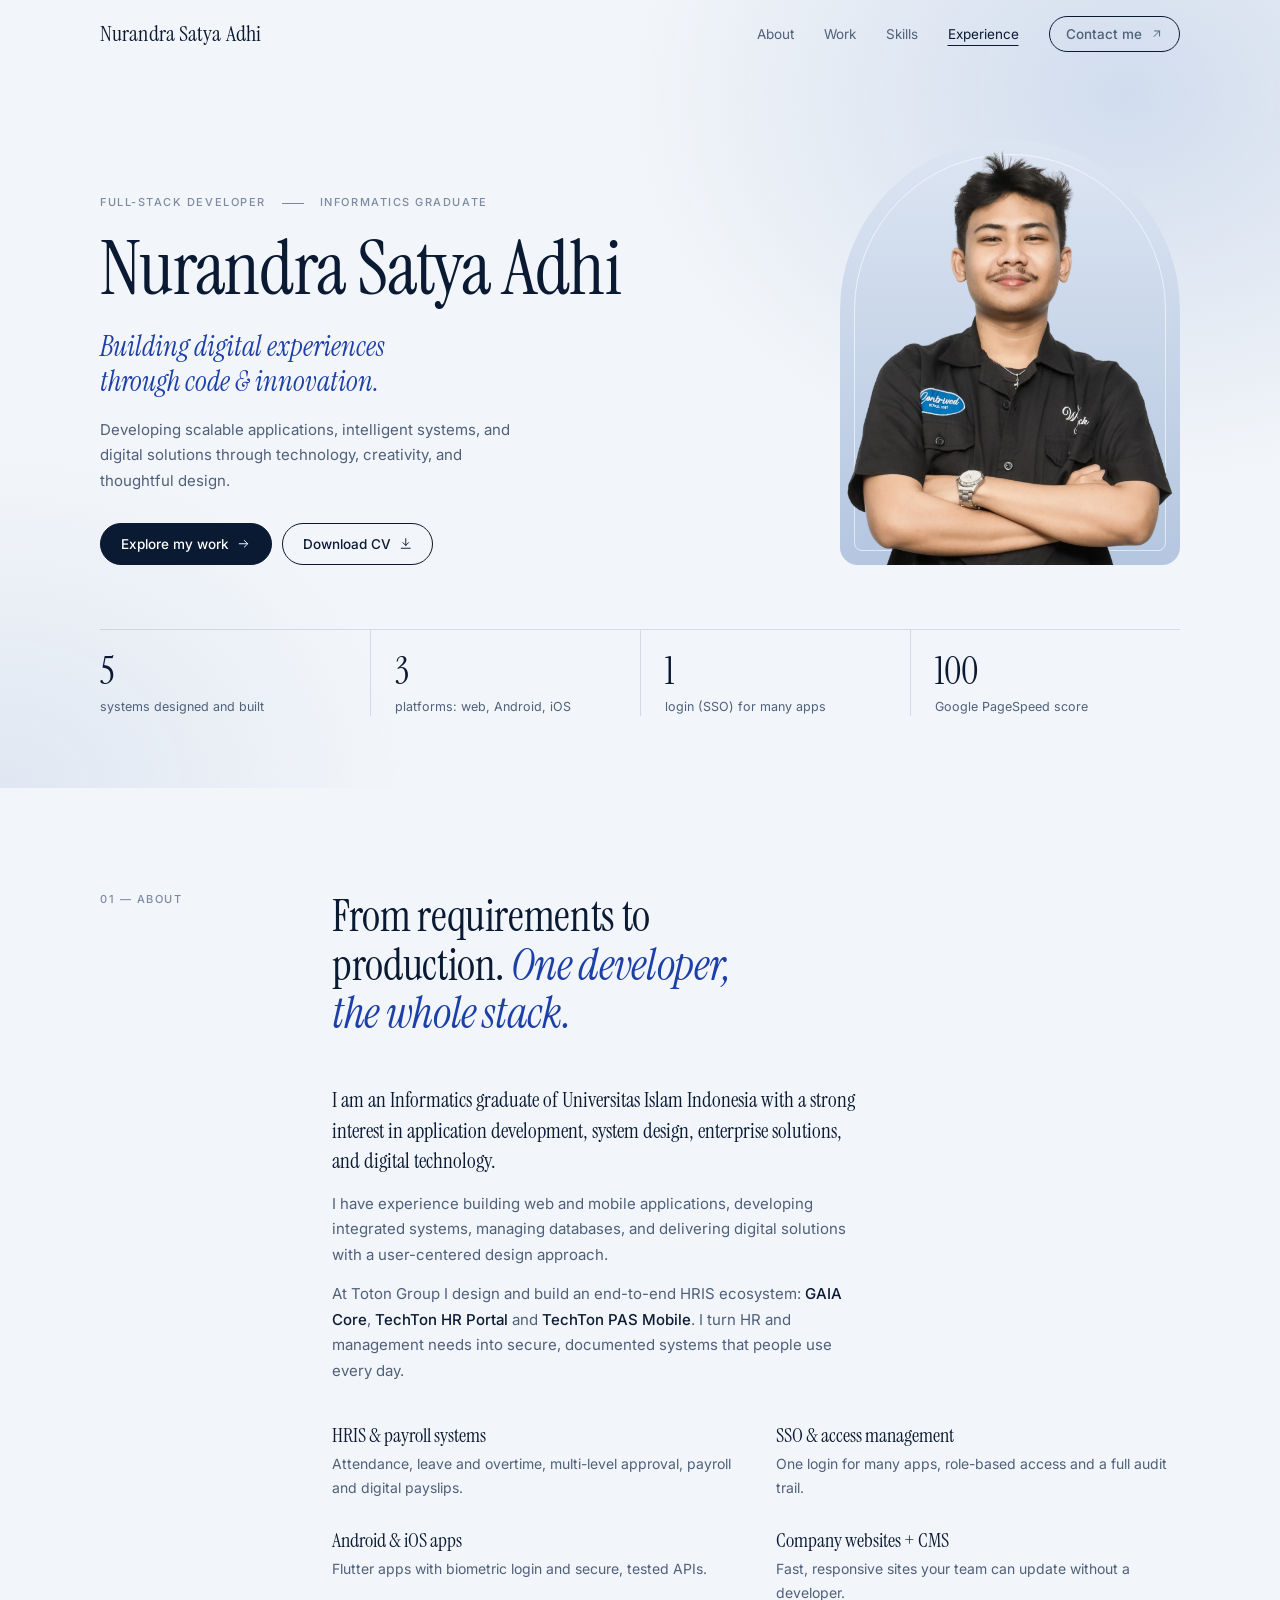
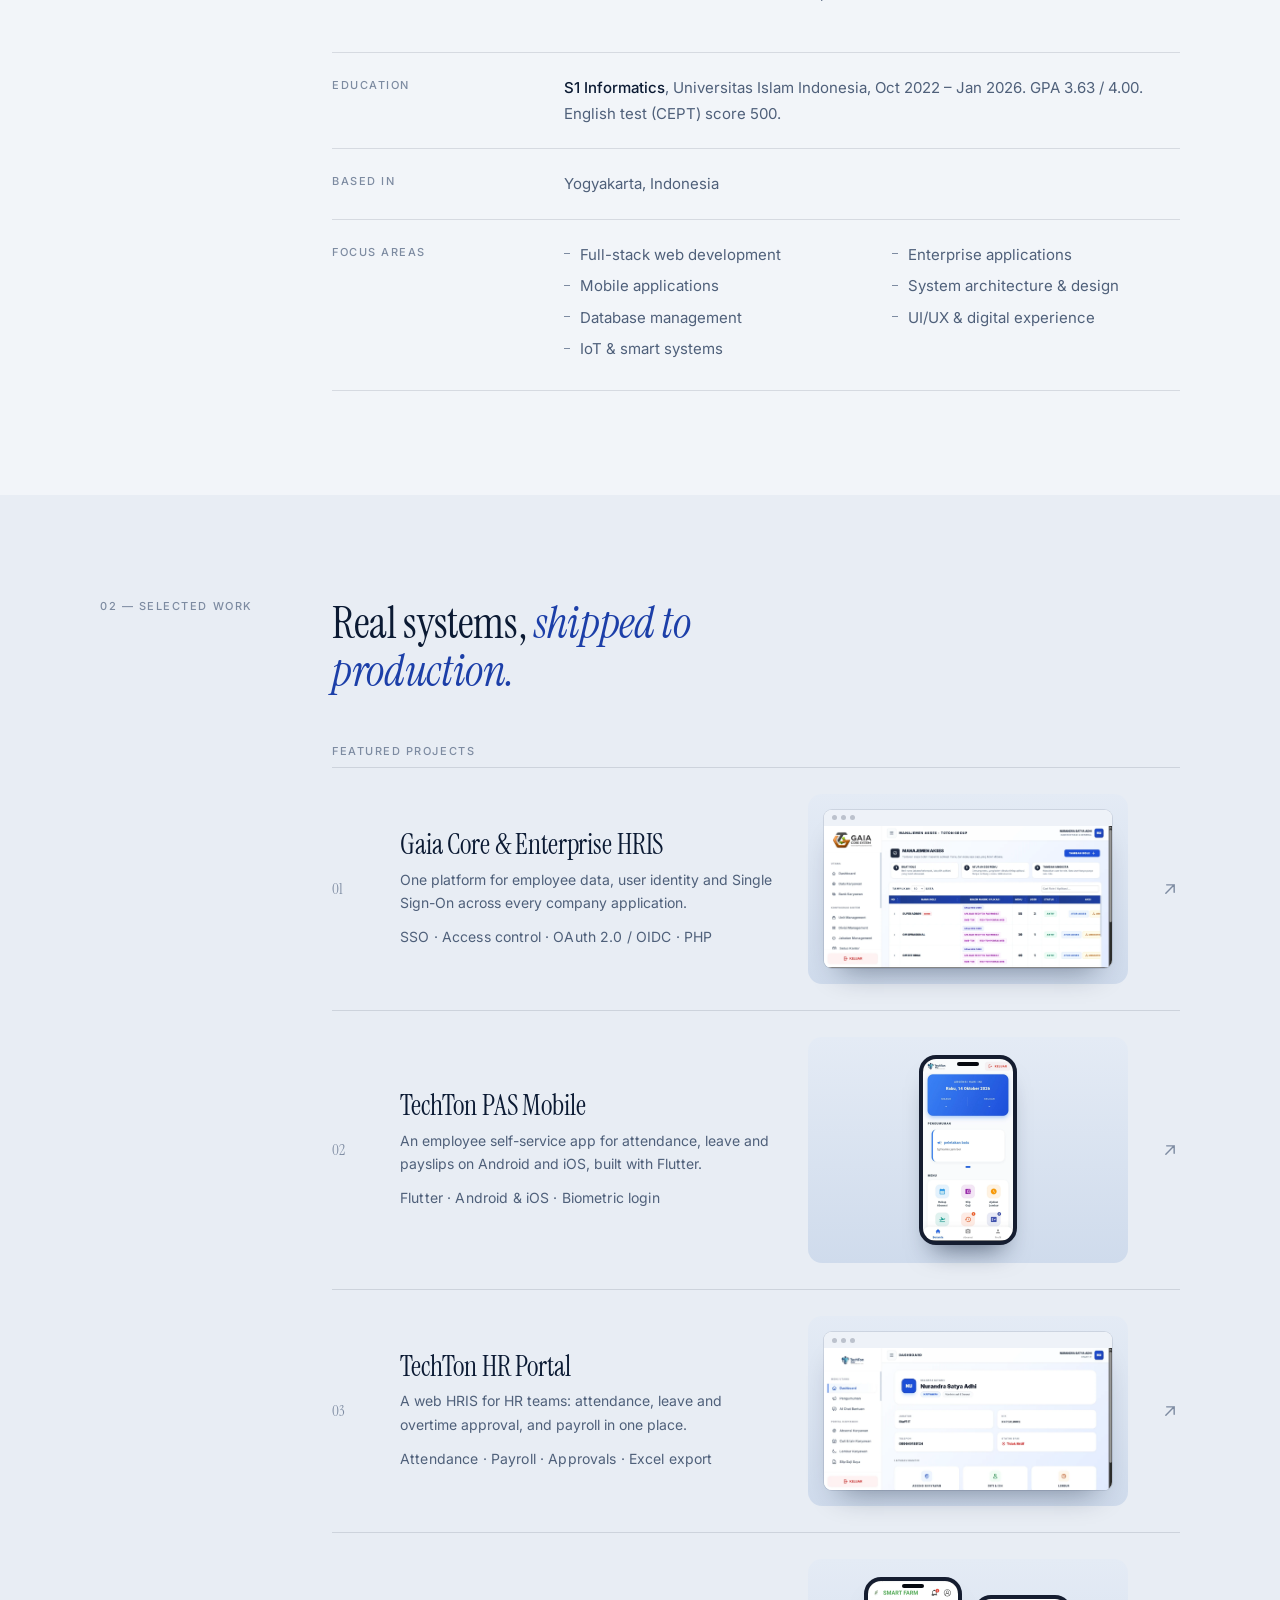
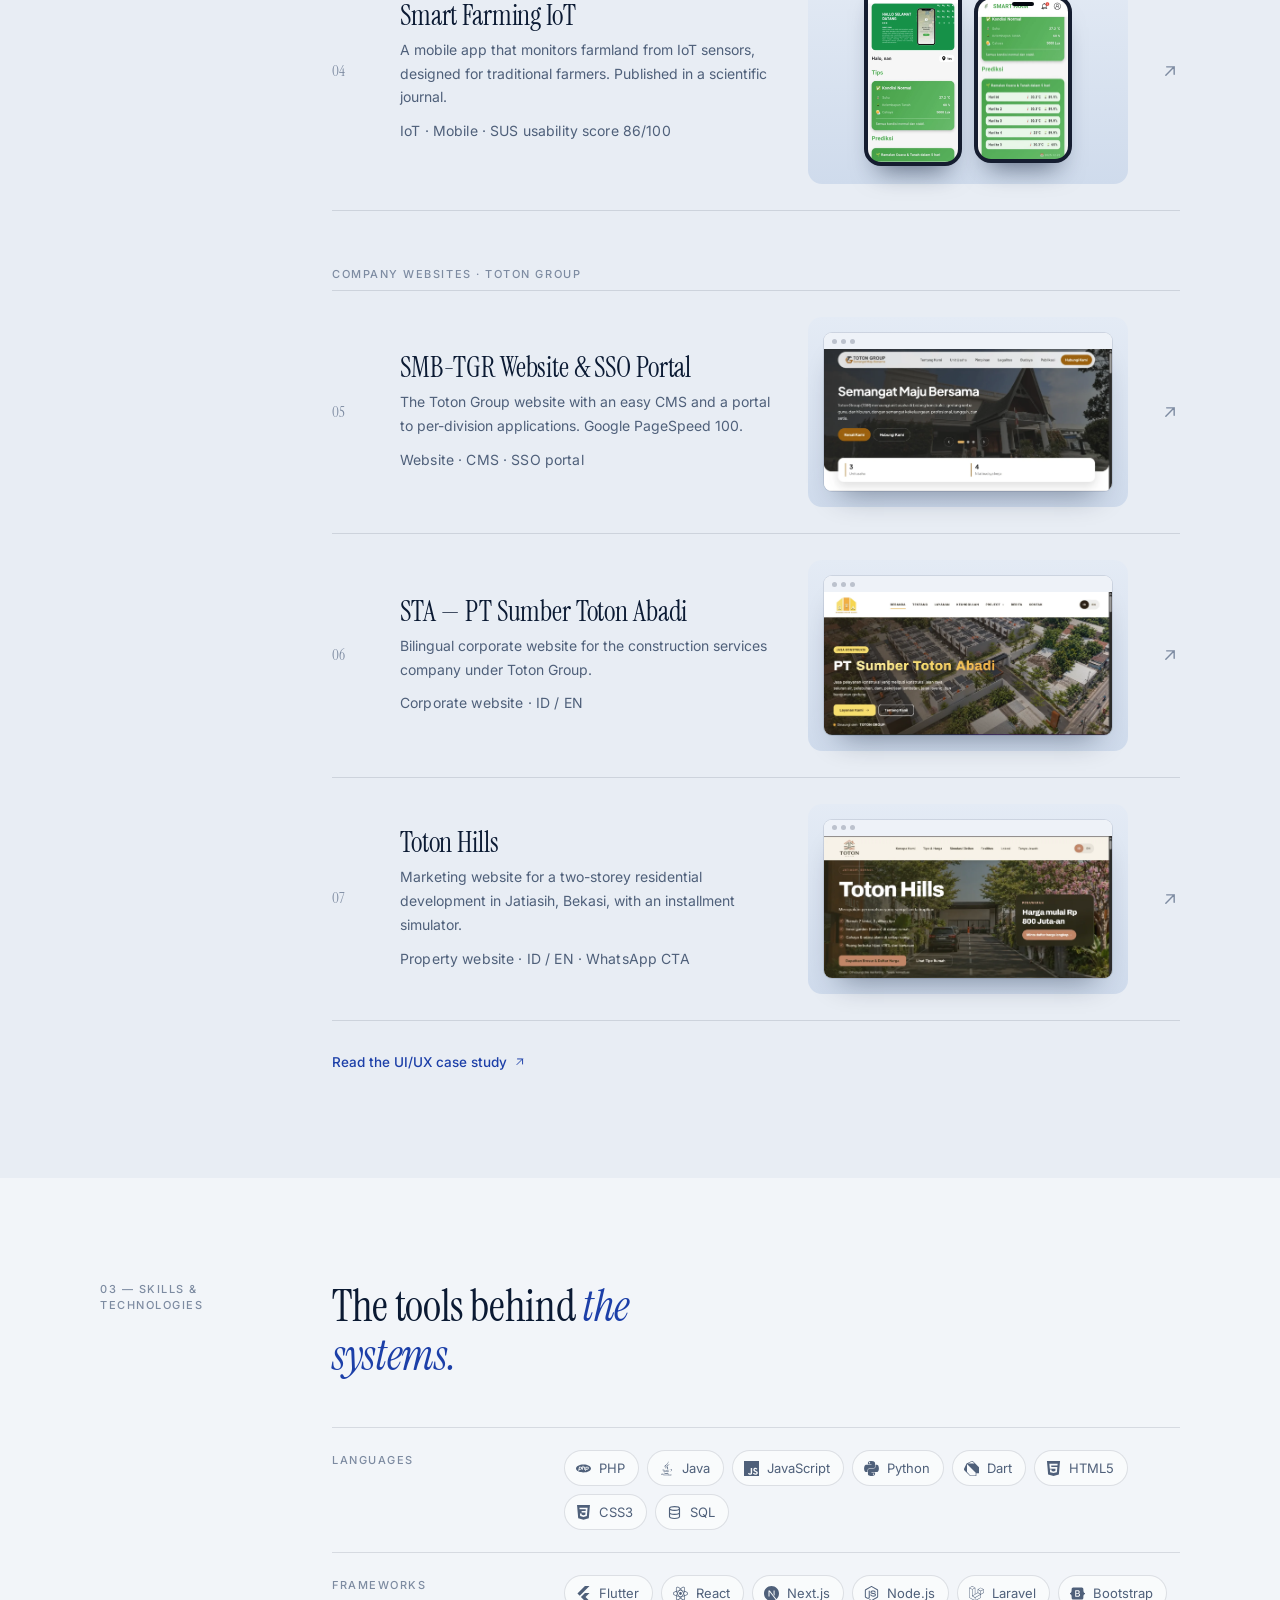
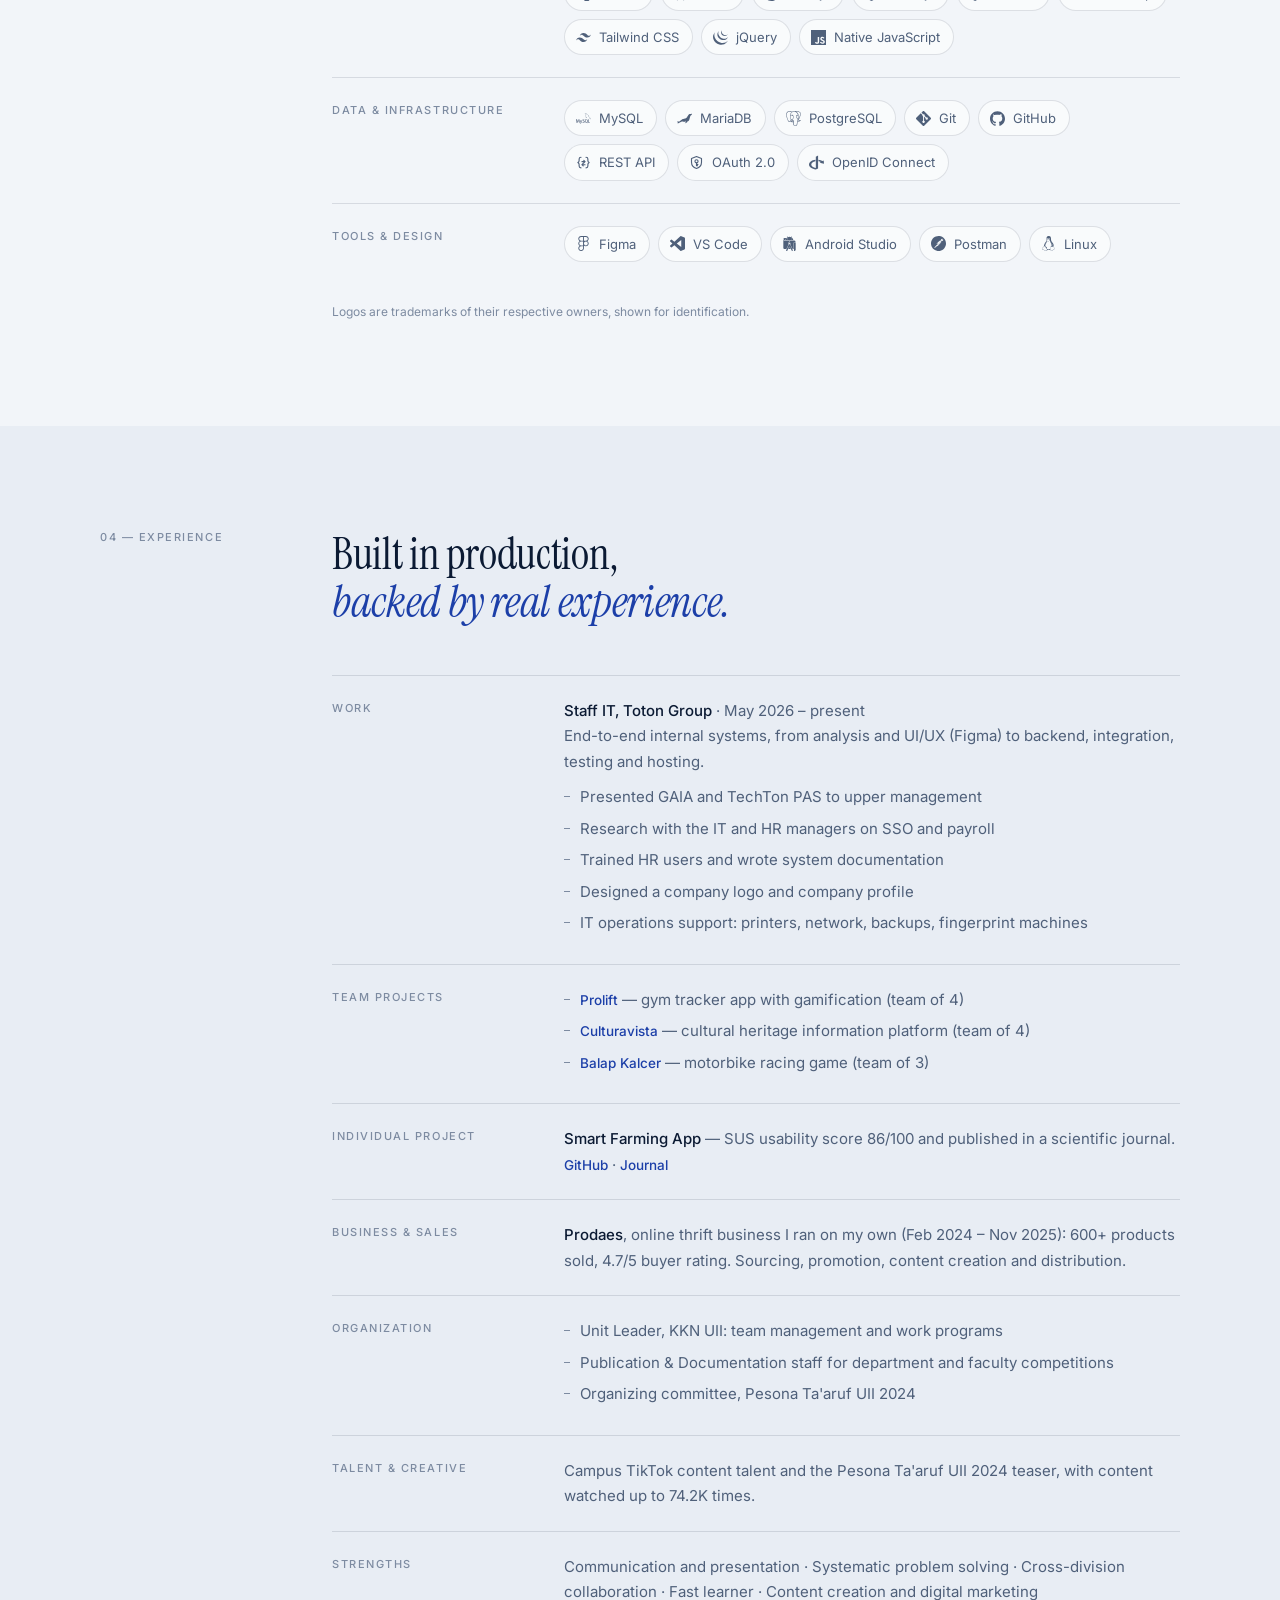
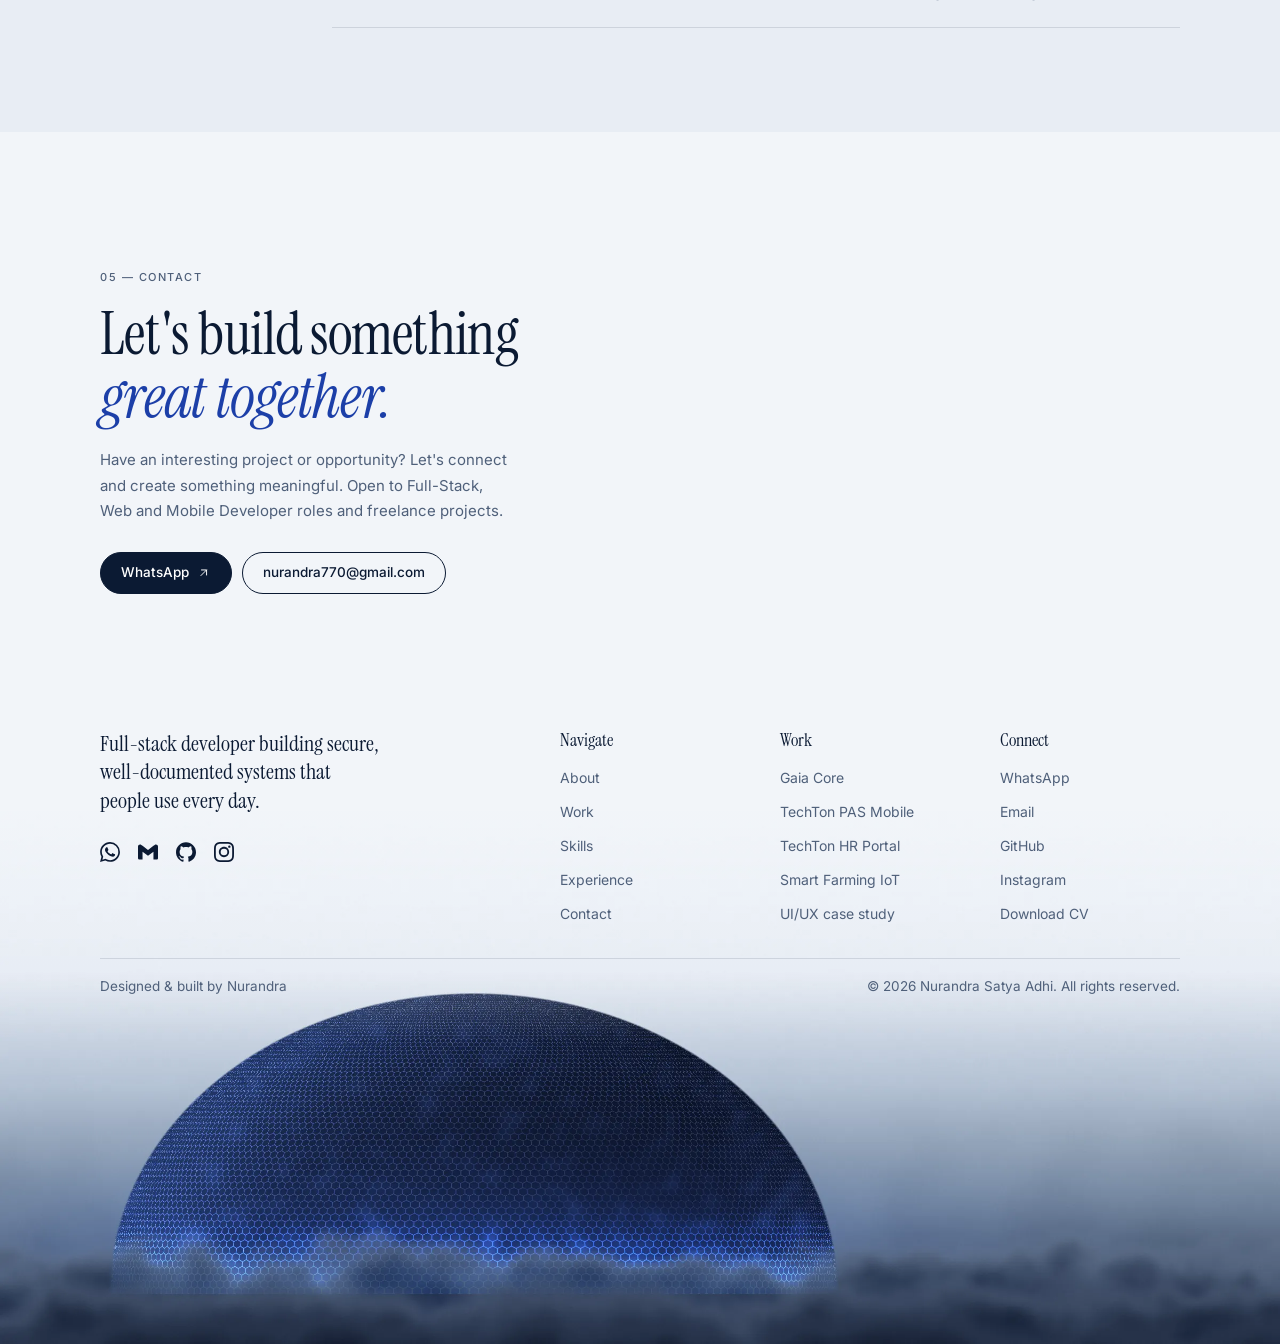
<file: index.html>
<!DOCTYPE html>
<html lang="en">
<head>
    <meta charset="UTF-8">
    <meta name="viewport" content="width=device-width, initial-scale=1, viewport-fit=cover">
    <title>Nurandra Satya Adhi — Full-Stack Developer | HRIS, SSO &amp; Mobile</title>
    <meta name="description" content="Portfolio of Nurandra Satya Adhi, Full-Stack Developer and Informatics graduate of Universitas Islam Indonesia. Building enterprise HRIS, SSO, payroll systems and Flutter mobile apps at Toton Group.">
    <meta name="author" content="Nurandra Satya Adhi">
    <meta name="theme-color" content="#F2F5F9">
    <link rel="canonical" href="https://portofolio-nurandra-satya-adhi.vercel.app/">
    <meta property="og:type" content="website">
    <meta property="og:locale" content="en_US">
    <meta property="og:site_name" content="Nurandra Satya Adhi">
    <meta property="og:title" content="Nurandra Satya Adhi — Full-Stack Developer">
    <meta property="og:description" content="Building digital experiences through code &amp; innovation. Enterprise HRIS, SSO, payroll and Flutter mobile apps.">
    <meta property="og:url" content="https://portofolio-nurandra-satya-adhi.vercel.app/">
    <meta property="og:image" content="https://portofolio-nurandra-satya-adhi.vercel.app/aset/web/og.jpg">
    <meta property="og:image:width" content="1200">
    <meta property="og:image:height" content="630">
    <meta name="twitter:card" content="summary_large_image">
    <link rel="icon" href="aset/favicon.svg" type="image/svg+xml">
    <link rel="apple-touch-icon" href="aset/apple-touch-icon.png">
    <script>document.documentElement.classList.add('js');</script>
    <link rel="preconnect" href="https://fonts.googleapis.com">
    <link rel="preconnect" href="https://fonts.gstatic.com" crossorigin>
    <link href="https://fonts.googleapis.com/css2?family=Instrument+Serif:ital@0;1&family=Inter:wght@400;500&family=JetBrains+Mono:wght@400&display=swap" rel="stylesheet">
    <link rel="preload" as="image" href="aset/web/hero.webp" fetchpriority="high">
    <link rel="stylesheet" href="Style.css">
    <script type="application/ld+json">
    {
      "@context": "https://schema.org",
      "@type": "Person",
      "name": "Nurandra Satya Adhi",
      "jobTitle": "Full-Stack Developer",
      "email": "mailto:nurandra770@gmail.com",
      "telephone": "+6289649185124",
      "url": "https://portofolio-nurandra-satya-adhi.vercel.app/",
      "image": "https://portofolio-nurandra-satya-adhi.vercel.app/aset/web/og.jpg",
      "address": { "@type": "PostalAddress", "addressLocality": "Yogyakarta", "addressCountry": "ID" },
      "worksFor": { "@type": "Organization", "name": "Toton Group" },
      "alumniOf": { "@type": "CollegeOrUniversity", "name": "Universitas Islam Indonesia" },
      "sameAs": ["https://github.com/nrandran", "https://www.instagram.com/nrandran/"],
      "knowsAbout": ["HRIS", "Payroll", "Single Sign-On", "RBAC", "OAuth 2.0", "OpenID Connect", "PHP", "Laravel", "JavaScript", "Flutter", "MySQL", "PostgreSQL"]
    }
    </script>
</head>
<body>

<svg width="0" height="0" style="position:absolute" aria-hidden="true" focusable="false">
    <defs>
        <symbol id="i-arrow" viewBox="0 0 24 24"><path d="M4 12h15M13 6l6 6-6 6"/></symbol>
        <symbol id="i-arrow-ur" viewBox="0 0 24 24"><path d="M7 17L17 7M8 7h9v9"/></symbol>
        <symbol id="i-download" viewBox="0 0 24 24"><path d="M12 3v12M7 10l5 5 5-5M4 20h16"/></symbol>
        <symbol id="i-close" viewBox="0 0 24 24"><path d="M6 6l12 12M18 6L6 18"/></symbol>
    </defs>
</svg>

<a class="skip" href="#main">Skip to content</a>

<header class="nav" id="nav">
    <div class="wrap nav__in">
        <a class="brand" href="#home">Nurandra Satya Adhi</a>
        <nav class="nav__links" id="navLinks" aria-label="Primary">
            <a href="#about">About</a>
            <a href="#work">Work</a>
            <a href="#skills">Skills</a>
            <a href="#experience">Experience</a>
            <a class="btn btn--line nav__cta" href="https://wa.me/6289649185124?text=Hello%20Nurandra%2C%20I%20saw%20your%20portfolio%20and%20would%20like%20to%20discuss." target="_blank" rel="noopener">Contact me <svg class="i"><use href="#i-arrow-ur"/></svg></a>
        </nav>
        <button class="menu-btn" id="menuBtn" type="button" aria-expanded="false" aria-controls="mobileMenu">Menu</button>
    </div>
</header>
<nav class="mmenu" id="mobileMenu" aria-label="Mobile" aria-hidden="true">
    <a href="#about">About</a><a href="#work">Work</a><a href="#skills">Skills</a><a href="#experience">Experience</a><a href="#contact">Contact</a>
</nav>

<main id="main">

    <section class="hero" id="home">
        <div class="wrap">
            <div class="hero__grid">
                <div>
                    <p class="hero__roles label"><span>Full-Stack Developer</span><span>Informatics Graduate</span></p>
                    <h1>Nurandra Satya Adhi</h1>
                    <p class="hero__headline">Building digital experiences through code &amp; innovation.</p>
                    <p class="hero__sub">Developing scalable applications, intelligent systems, and digital solutions through technology, creativity, and thoughtful design.</p>
                    <div class="hero__cta">
                        <a class="btn btn--solid" href="#work">Explore my work <svg class="i"><use href="#i-arrow"/></svg></a>
                        <a class="btn btn--line" href="CV-Nurandra-Satya-Adhi.pdf" download>Download CV <svg class="i"><use href="#i-download"/></svg></a>
                    </div>
                </div>
                <div class="arch"><img src="aset/web/hero.webp" width="1100" height="1402" alt="Portrait of Nurandra Satya Adhi" fetchpriority="high"></div>
            </div>
            <ul class="stats">
                <li><b>5</b><span>systems designed and built</span></li>
                <li><b>3</b><span>platforms: web, Android, iOS</span></li>
                <li><b>1</b><span>login (SSO) for many apps</span></li>
                <li><b>100</b><span>Google PageSpeed score</span></li>
            </ul>
        </div>
    </section>

    <section class="sec" id="about">
        <div class="wrap">
            <div class="sec__head rv"><p class="label">01 — About</p><h2>From requirements to production. <em>One developer, the whole stack.</em></h2></div>
            <div class="sec__body">
                <div class="prose rv">
                    <p class="lead">I am an Informatics graduate of Universitas Islam Indonesia with a strong interest in application development, system design, enterprise solutions, and digital technology.</p>
                    <p>I have experience building web and mobile applications, developing integrated systems, managing databases, and delivering digital solutions with a user-centered design approach.</p>
                    <p>At Toton Group I design and build an end-to-end HRIS ecosystem: <mark>GAIA Core</mark>, <mark>TechTon HR Portal</mark> and <mark>TechTon PAS Mobile</mark>. I turn HR and management needs into secure, documented systems that people use every day.</p>
                </div>
                <div class="services rv">
                    <div><h4>HRIS &amp; payroll systems</h4><p>Attendance, leave and overtime, multi-level approval, payroll and digital payslips.</p></div>
                    <div><h4>SSO &amp; access management</h4><p>One login for many apps, role-based access and a full audit trail.</p></div>
                    <div><h4>Android &amp; iOS apps</h4><p>Flutter apps with biometric login and secure, tested APIs.</p></div>
                    <div><h4>Company websites + CMS</h4><p>Fast, responsive sites your team can update without a developer.</p></div>
                </div>
                <div style="margin-top:48px">
                    <div class="kv rv"><h3>Education</h3><p><strong>S1 Informatics</strong>, Universitas Islam Indonesia, Oct 2022 – Jan 2026. GPA 3.63 / 4.00. English test (CEPT) score 500.</p></div>
                    <div class="kv rv"><h3>Based in</h3><p>Yogyakarta, Indonesia</p></div>
                    <div class="kv rv"><h3>Focus areas</h3><ul class="list cols2"><li>Full-stack web development</li><li>Enterprise applications</li><li>Mobile applications</li><li>System architecture &amp; design</li><li>Database management</li><li>UI/UX &amp; digital experience</li><li>IoT &amp; smart systems</li></ul></div>
                </div>
            </div>
        </div>
    </section>

    <section class="sec sec--tint" id="work">
        <div class="wrap">
            <div class="sec__head rv"><p class="label">02 — Selected work</p><h2>Real systems, <em>shipped to production.</em></h2></div>
            <div class="sec__body">
                <p class="label group">Featured projects</p>
                <div class="work"><a class="row rv" href="#dlg-gaia" data-open="dlg-gaia"><span class="row__n">01</span><div><h3>Gaia Core &amp; Enterprise HRIS</h3><p>One platform for employee data, user identity and Single Sign-On across every company application.</p><p class="tags">SSO · Access control · OAuth 2.0 / OIDC · PHP</p></div><span class="stage"><span class="bframe"><span class="bar"><i></i><i></i><i></i></span><img src="aset/web/gaia-akses.webp" width="1279" height="632" alt="Gaia Core access management screen" loading="lazy"></span></span><svg class="i go"><use href="#i-arrow-ur"/></svg></a><a class="row rv" href="#dlg-mobile" data-open="dlg-mobile"><span class="row__n">02</span><div><h3>TechTon PAS Mobile</h3><p>An employee self-service app for attendance, leave and payslips on Android and iOS, built with Flutter.</p><p class="tags">Flutter · Android &amp; iOS · Biometric login</p></div><span class="stage stage--phones"><span class="pframe"><img src="aset/web/techton-mobile.webp" width="720" height="1456" alt="TechTon PAS Mobile home screen" loading="lazy"></span></span><svg class="i go"><use href="#i-arrow-ur"/></svg></a><a class="row rv" href="#dlg-portal" data-open="dlg-portal"><span class="row__n">03</span><div><h3>TechTon HR Portal</h3><p>A web HRIS for HR teams: attendance, leave and overtime approval, and payroll in one place.</p><p class="tags">Attendance · Payroll · Approvals · Excel export</p></div><span class="stage"><span class="bframe"><span class="bar"><i></i><i></i><i></i></span><img src="aset/web/techton-portal.webp" width="1279" height="629" alt="TechTon HR Portal dashboard" loading="lazy"></span></span><svg class="i go"><use href="#i-arrow-ur"/></svg></a><a class="row rv" href="#dlg-farm" data-open="dlg-farm"><span class="row__n">04</span><div><h3>Smart Farming IoT</h3><p>A mobile app that monitors farmland from IoT sensors, designed for traditional farmers. Published in a scientific journal.</p><p class="tags">IoT · Mobile · SUS usability score 86/100</p></div><span class="stage stage--phones"><span class="pframe"><img src="aset/web/sf-home.webp" width="720" height="1446" alt="Smart Farm home screen" loading="lazy"></span><span class="pframe"><img src="aset/web/sf-forecast.webp" width="720" height="1281" alt="Smart Farm five-day forecast" loading="lazy"></span></span><svg class="i go"><use href="#i-arrow-ur"/></svg></a></div>
                <p class="label group">Company websites · Toton Group</p>
                <div class="work"><a class="row rv" href="#dlg-smb" data-open="dlg-smb"><span class="row__n">05</span><div><h3>SMB-TGR Website &amp; SSO Portal</h3><p>The Toton Group website with an easy CMS and a portal to per-division applications. Google PageSpeed 100.</p><p class="tags">Website · CMS · SSO portal</p></div><span class="stage"><span class="bframe"><span class="bar"><i></i><i></i><i></i></span><img src="aset/web/smb-landing.webp" width="1279" height="631" alt="SMB-TGR landing page" loading="lazy"></span></span><svg class="i go"><use href="#i-arrow-ur"/></svg></a><a class="row rv" href="#dlg-sta" data-open="dlg-sta"><span class="row__n">06</span><div><h3>STA — PT Sumber Toton Abadi</h3><p>Bilingual corporate website for the construction services company under Toton Group.</p><p class="tags">Corporate website · ID / EN</p></div><span class="stage"><span class="bframe"><span class="bar"><i></i><i></i><i></i></span><img src="aset/web/sta-1.webp" width="1279" height="634" alt="STA website home page" loading="lazy"></span></span><svg class="i go"><use href="#i-arrow-ur"/></svg></a><a class="row rv" href="#dlg-hills" data-open="dlg-hills"><span class="row__n">07</span><div><h3>Toton Hills</h3><p>Marketing website for a two-storey residential development in Jatiasih, Bekasi, with an installment simulator.</p><p class="tags">Property website · ID / EN · WhatsApp CTA</p></div><span class="stage"><span class="bframe"><span class="bar"><i></i><i></i><i></i></span><img src="aset/web/toton-hills-1.webp" width="1279" height="630" alt="Toton Hills website home page" loading="lazy"></span></span><svg class="i go"><use href="#i-arrow-ur"/></svg></a></div>
                <p style="margin-top:28px"><a class="link" href="studi-kasus-ui.html">Read the UI/UX case study <svg class="i"><use href="#i-arrow-ur"/></svg></a></p>
            </div>
        </div>
    </section>

    <section class="sec" id="skills">
        <div class="wrap">
            <div class="sec__head rv"><p class="label">03 — Skills &amp; technologies</p><h2>The tools behind <em>the systems.</em></h2></div>
            <div class="sec__body">
                <div class="kv rv"><h3>Languages</h3><ul class="chips"><li style="--icon:url(aset/tech/php.svg);--brand:#777BB4"><i></i>PHP</li><li style="--icon:url(aset/tech/java.svg);--brand:#5382A1"><i></i>Java</li><li style="--icon:url(aset/tech/javascript.svg);--brand:#C9A800"><i></i>JavaScript</li><li style="--icon:url(aset/tech/python.svg);--brand:#3776AB"><i></i>Python</li><li style="--icon:url(aset/tech/dart.svg);--brand:#0175C2"><i></i>Dart</li><li style="--icon:url(aset/tech/html5.svg);--brand:#E34F26"><i></i>HTML5</li><li style="--icon:url(aset/tech/css3.svg);--brand:#1572B6"><i></i>CSS3</li><li style="--icon:url(aset/tech/sql.svg)"><i></i>SQL</li></ul></div><div class="kv rv"><h3>Frameworks</h3><ul class="chips"><li style="--icon:url(aset/tech/flutter.svg);--brand:#02569B"><i></i>Flutter</li><li style="--icon:url(aset/tech/react.svg);--brand:#149ECA"><i></i>React</li><li style="--icon:url(aset/tech/nextdotjs.svg);--brand:#000000"><i></i>Next.js</li><li style="--icon:url(aset/tech/nodedotjs.svg);--brand:#5FA04E"><i></i>Node.js</li><li style="--icon:url(aset/tech/laravel.svg);--brand:#FF2D20"><i></i>Laravel</li><li style="--icon:url(aset/tech/bootstrap.svg);--brand:#7952B3"><i></i>Bootstrap</li><li style="--icon:url(aset/tech/tailwindcss.svg);--brand:#06B6D4"><i></i>Tailwind CSS</li><li style="--icon:url(aset/tech/jquery.svg);--brand:#0769AD"><i></i>jQuery</li><li style="--icon:url(aset/tech/javascript.svg);--brand:#C9A800"><i></i>Native JavaScript</li></ul></div><div class="kv rv"><h3>Data &amp; infrastructure</h3><ul class="chips"><li style="--icon:url(aset/tech/mysql.svg);--brand:#4479A1"><i></i>MySQL</li><li style="--icon:url(aset/tech/mariadb.svg);--brand:#C0765A"><i></i>MariaDB</li><li style="--icon:url(aset/tech/postgresql.svg);--brand:#4169E1"><i></i>PostgreSQL</li><li style="--icon:url(aset/tech/git.svg);--brand:#F03C2E"><i></i>Git</li><li style="--icon:url(aset/tech/github.svg);--brand:#000000"><i></i>GitHub</li><li style="--icon:url(aset/tech/rest-api.svg)"><i></i>REST API</li><li style="--icon:url(aset/tech/oauth2.svg)"><i></i>OAuth 2.0</li><li style="--icon:url(aset/tech/openid.svg);--brand:#F78C40"><i></i>OpenID Connect</li></ul></div><div class="kv rv"><h3>Tools &amp; design</h3><ul class="chips"><li style="--icon:url(aset/tech/figma.svg);--brand:#F24E1E"><i></i>Figma</li><li style="--icon:url(aset/tech/vscode.svg);--brand:#2FA0F2"><i></i>VS Code</li><li style="--icon:url(aset/tech/androidstudio.svg);--brand:#3DDC84"><i></i>Android Studio</li><li style="--icon:url(aset/tech/postman.svg);--brand:#FF6C37"><i></i>Postman</li><li style="--icon:url(aset/tech/linux.svg);--brand:#C9A200"><i></i>Linux</li></ul></div>
                <p class="note">Logos are trademarks of their respective owners, shown for identification.</p>
            </div>
        </div>
    </section>

    <section class="sec sec--tint" id="experience">
        <div class="wrap">
            <div class="sec__head rv"><p class="label">04 — Experience</p><h2>Built in production, <em>backed by real experience.</em></h2></div>
            <div class="sec__body">
                <div class="kv rv"><h3>Work</h3><div>
                    <p><strong>Staff IT, Toton Group</strong> · May 2026 – present</p>
                    <p>End-to-end internal systems, from analysis and UI/UX (Figma) to backend, integration, testing and hosting.</p>
                    <ul class="list" style="margin-top:10px"><li>Presented GAIA and TechTon PAS to upper management</li><li>Research with the IT and HR managers on SSO and payroll</li><li>Trained HR users and wrote system documentation</li><li>Designed a company logo and company profile</li><li>IT operations support: printers, network, backups, fingerprint machines</li></ul>
                </div></div>
                <div class="kv rv"><h3>Team projects</h3><ul class="list">
                    <li><a class="link" href="https://informatics-expo.id/en/karya/837" target="_blank" rel="noopener">Prolift</a> — gym tracker app with gamification (team of 4)</li>
                    <li><a class="link" href="https://informatics-expo.id/en/karya/586" target="_blank" rel="noopener">Culturavista</a> — cultural heritage information platform (team of 4)</li>
                    <li><a class="link" href="https://informatics-expo.id/en/karya/844" target="_blank" rel="noopener">Balap Kalcer</a> — motorbike racing game (team of 3)</li>
                </ul></div>
                <div class="kv rv"><h3>Individual project</h3><p><strong>Smart Farming App</strong> — SUS usability score 86/100 and published in a scientific journal. <a class="link" href="https://github.com/nrandran/smartfarm1.git" target="_blank" rel="noopener">GitHub</a> · <a class="link" href="https://ijicom.respati.ac.id/index.php/ijicom/article/view/173" target="_blank" rel="noopener">Journal</a></p></div>
                <div class="kv rv"><h3>Business &amp; sales</h3><p><strong>Prodaes</strong>, online thrift business I ran on my own (Feb 2024 – Nov 2025): 600+ products sold, 4.7/5 buyer rating. Sourcing, promotion, content creation and distribution.</p></div>
                <div class="kv rv"><h3>Organization</h3><ul class="list"><li>Unit Leader, KKN UII: team management and work programs</li><li>Publication &amp; Documentation staff for department and faculty competitions</li><li>Organizing committee, Pesona Ta'aruf UII 2024</li></ul></div>
                <div class="kv rv"><h3>Talent &amp; creative</h3><p>Campus TikTok content talent and the Pesona Ta'aruf UII 2024 teaser, with content watched up to 74.2K times.</p></div>
                <div class="kv rv"><h3>Strengths</h3><p>Communication and presentation · Systematic problem solving · Cross-division collaboration · Fast learner · Content creation and digital marketing</p></div>
            </div>
        </div>
    </section>

    <section class="contact" id="contact">
        <div class="wrap rv">
            <p class="label" style="margin-bottom:18px">05 — Contact</p>
            <h2>Let's build something <em>great together.</em></h2>
            <p>Have an interesting project or opportunity? Let's connect and create something meaningful. Open to Full-Stack, Web and Mobile Developer roles and freelance projects.</p>
            <div class="hero__cta">
                <a class="btn btn--solid" href="https://wa.me/6289649185124?text=Hello%20Nurandra%2C%20I%20saw%20your%20portfolio%20and%20would%20like%20to%20discuss." target="_blank" rel="noopener">WhatsApp <svg class="i"><use href="#i-arrow-ur"/></svg></a>
                <a class="btn btn--line" href="mailto:nurandra770@gmail.com">nurandra770@gmail.com</a>
            </div>
        </div>
    </section>

</main>

<footer class="finale">
        <div class="wrap">
            <div class="finale__top">
                <div>
                    <p class="finale__lead">Full-stack developer building secure, well-documented systems that people use every day.</p>
                    <div class="social" aria-label="Social links">
                        <a href="https://wa.me/6289649185124?text=Hello%20Nurandra%2C%20I%20saw%20your%20portfolio%20and%20would%20like%20to%20discuss." target="_blank" rel="noopener" aria-label="WhatsApp" style="--icon:url(aset/tech/whatsapp.svg)"></a>
                        <a href="mailto:nurandra770@gmail.com" aria-label="Email" style="--icon:url(aset/tech/gmail.svg)"></a>
                        <a href="https://github.com/nrandran" target="_blank" rel="noopener" aria-label="GitHub" style="--icon:url(aset/tech/github.svg)"></a>
                        <a href="https://www.instagram.com/nrandran/" target="_blank" rel="noopener" aria-label="Instagram" style="--icon:url(aset/tech/instagram.svg)"></a>
                    </div>
                </div>
                <div><h4>Navigate</h4><ul><li><a href="#about">About</a></li><li><a href="#work">Work</a></li><li><a href="#skills">Skills</a></li><li><a href="#experience">Experience</a></li><li><a href="#contact">Contact</a></li></ul></div>
                <div><h4>Work</h4><ul><li><a href="#work" data-open="dlg-gaia">Gaia Core</a></li><li><a href="#work" data-open="dlg-mobile">TechTon PAS Mobile</a></li><li><a href="#work" data-open="dlg-portal">TechTon HR Portal</a></li><li><a href="#work" data-open="dlg-farm">Smart Farming IoT</a></li><li><a href="studi-kasus-ui.html">UI/UX case study</a></li></ul></div>
                <div><h4>Connect</h4><ul><li><a href="https://wa.me/6289649185124?text=Hello%20Nurandra%2C%20I%20saw%20your%20portfolio%20and%20would%20like%20to%20discuss." target="_blank" rel="noopener">WhatsApp</a></li><li><a href="mailto:nurandra770@gmail.com">Email</a></li><li><a href="https://github.com/nrandran" target="_blank" rel="noopener">GitHub</a></li><li><a href="https://www.instagram.com/nrandran/" target="_blank" rel="noopener">Instagram</a></li><li><a href="CV-Nurandra-Satya-Adhi.pdf" download>Download CV</a></li></ul></div>
            </div>
            <div class="finale__bar"><span>Designed &amp; built by Nurandra</span><span>© <span data-year>2026</span> Nurandra Satya Adhi. All rights reserved.</span></div>
        </div>
    </footer>


    <dialog class="dlg" id="dlg-gaia" aria-labelledby="dlg-gaia-t">
        <div class="dlg__box">
            <button class="dlg__close" type="button" data-close aria-label="Close dialog"><svg class="i"><use href="#i-close"/></svg></button>
            <header class="dlg__head"><p class="tag">Core system · HRIS · SSO</p><h3 id="dlg-gaia-t">Gaia Core &amp; Enterprise HRIS</h3><p class="lead">A core HRIS platform built from scratch: employee master data, user identity and Single Sign-On for every company application.</p></header>
            <div class="dlg__body">
                <ol class="steps">
                    <li><h4>Built from scratch</h4><p>From the Figma design and MVC architecture to the backend: complete employee data, master units, divisions and positions, and user management in one platform.</p></li>
                    <li><h4>Centralized SSO</h4><p>One account for many apps, using OAuth 2.0 / OpenID Connect. Employees remember a single password and admins manage accounts in one place.</p></li>
                    <li><h4>Role-group RBAC</h4><p>Admins create roles, choose the applications and menus each role may open, then add members. Applications are registered and managed dynamically, so access is controlled from one center.</p></li>
                    <li><h4>Secure, documented, tested</h4><p>API security, Audit Trail and employee data history, safe Excel / CSV import and export, plus thorough documentation and black box testing.</p></li>
                </ol>
                <figure class="flow" aria-label="Single sign-on flow diagram">
                    <span class="flow__node">Employee</span><svg class="i"><use href="#i-arrow"/></svg><span class="flow__node flow__node--core">GAIA Core</span><svg class="i"><use href="#i-arrow"/></svg>
                    <span class="flow__apps"><em>TechTon HR Portal</em><em>TechTon PAS Mobile</em><em>SMB-TGR Portal</em></span>
                    <figcaption class="mono">Diagram: one login, many applications</figcaption>
                </figure>
                <figure class="dlg__fig"><img src="aset/web/gaia-mockup.webp" width="1800" height="825" alt="Gaia Core system overview" loading="lazy"></figure>
            </div>
            <footer class="dlg__foot"><a class="btn btn--primary" href="studi-kasus-ui.html"><span>Read the UI/UX case study</span><svg class="i"><use href="#i-arrow"/></svg></a></footer>
        </div>
    </dialog>
    <dialog class="dlg" id="dlg-mobile" aria-labelledby="dlg-mobile-t">
        <div class="dlg__box">
            <button class="dlg__close" type="button" data-close aria-label="Close dialog"><svg class="i"><use href="#i-close"/></svg></button>
            <header class="dlg__head"><p class="tag">Mobile · Flutter · Android &amp; iOS</p><h3 id="dlg-mobile-t">TechTon PAS Mobile</h3><p class="lead">An employee self-service app built from scratch with Flutter. Employees handle attendance, requests and payslips straight from their phone.</p></header>
            <div class="dlg__body">
                <ol class="steps">
                    <li><h4>SSO login + biometrics</h4><p>Sign in with the company SSO account, locked behind Fingerprint / Face ID and device security validation.</p></li>
                    <li><h4>Photo attendance</h4><p>A personal dashboard and mobile attendance, with automatic compression of attendance photos so uploads stay light.</p></li>
                    <li><h4>Requests &amp; supervisor approval</h4><p>Submit leave, permission and overtime requests. Supervisors approve directly inside the app.</p></li>
                    <li><h4>PIN-protected payslips</h4><p>View and download PDF payslips at any time, protected by a PIN.</p></li>
                    <li><h4>Released to iOS &amp; Android</h4><p>REST API secured and tested with Postman, released to iOS with a responsive layout for iPhone.</p></li>
                </ol>
                <figure class="dlg__fig dlg__fig--phone"><div class="phone phone--sm"><span class="phone__notch"></span><img src="aset/web/techton-mobile.webp" width="720" height="1456" alt="TechTon PAS Mobile home screen" loading="lazy"></div></figure>
            </div>
        </div>
    </dialog>
    <dialog class="dlg" id="dlg-portal" aria-labelledby="dlg-portal-t">
        <div class="dlg__box">
            <button class="dlg__close" type="button" data-close aria-label="Close dialog"><svg class="i"><use href="#i-close"/></svg></button>
            <header class="dlg__head"><p class="tag">Web · HRIS · Enterprise</p><h3 id="dlg-portal-t">TechTon HR Portal</h3><p class="lead">A web HRIS for HR and administrators: from attendance to payroll, with multi-level approval and tidy access control.</p></header>
            <div class="dlg__body">
                <ol class="steps">
                    <li><h4>Controlled attendance</h4><p>Office locations, late indicators, unit and division filters, and per-employee reports with Excel / PDF export.</p></li>
                    <li><h4>Tiered leave, permission &amp; overtime</h4><p>Multi-level approval flows that can be configured to match the company structure.</p></li>
                    <li><h4>Payroll, loans &amp; period closing</h4><p>Salary components and formulas (AST), loans, and period closing with backdated-transaction validation.</p></li>
                    <li><h4>Secure digital payslips</h4><p>PDF payslips with an anti-tamper watermark and PIN, available on web and mobile.</p></li>
                    <li><h4>Fast and safe</h4><p>Server-side pagination for large datasets, <code>checkRBAC</code> on all controllers, and an AI chat assistant to help users.</p></li>
                </ol>
                <figure class="dlg__fig"><img src="aset/web/techton-portal.webp" width="1279" height="629" alt="TechTon HR Portal dashboard" loading="lazy"></figure>
            </div>
        </div>
    </dialog>
    <dialog class="dlg" id="dlg-farm" aria-labelledby="dlg-farm-t">
        <div class="dlg__box">
            <button class="dlg__close" type="button" data-close aria-label="Close dialog"><svg class="i"><use href="#i-close"/></svg></button>
            <header class="dlg__head"><p class="tag">Individual · Mobile · IoT · Research</p><h3 id="dlg-farm-t">Smart Farming IoT</h3><p class="lead">A mobile app that monitors farmland in real time from IoT sensors: temperature, soil moisture and light, plus a 5-day weather forecast. Designed with an interface friendly to traditional farmers.</p></header>
            <div class="dlg__body">
                <div class="metrics">
                    <div class="metric"><b>86<small>/100</small></b><span>SUS usability score</span></div>
                    <div class="metric"><b>Journal</b><span>Published in a scientific journal</span></div>
                </div>
                <ul class="spec spec--2"><li>IoT Integration</li><li>Temperature Monitoring</li><li>Humidity Monitoring</li><li>Light Intensity Monitoring</li><li>Data Visualization</li><li>Smart Agriculture</li></ul>
                <figure class="dlg__fig dlg__fig--pair">
                    <div class="phone phone--sm"><span class="phone__notch"></span><img src="aset/web/sf-home.webp" width="720" height="1446" alt="Smart Farm home screen" loading="lazy"></div>
                    <div class="phone phone--sm"><span class="phone__notch"></span><img src="aset/web/sf-forecast.webp" width="720" height="1281" alt="Smart Farm 5-day forecast" loading="lazy"></div>
                </figure>
            </div>
            <footer class="dlg__foot">
                <a class="btn btn--primary" href="https://github.com/nrandran/smartfarm1.git" target="_blank" rel="noopener"><span>GitHub repo</span><svg class="i"><use href="#i-arrow-ur"/></svg></a>
                <a class="btn btn--ghost" href="https://ijicom.respati.ac.id/index.php/ijicom/article/view/173" target="_blank" rel="noopener"><span>Read the journal</span><svg class="i"><use href="#i-arrow-ur"/></svg></a>
            </footer>
        </div>
    </dialog>
    <dialog class="dlg" id="dlg-smb" aria-labelledby="dlg-smb-t">
        <div class="dlg__box">
            <button class="dlg__close" type="button" data-close aria-label="Close dialog"><svg class="i"><use href="#i-close"/></svg></button>
            <header class="dlg__head"><p class="tag">Website · CMS · SSO Portal</p><h3 id="dlg-smb-t">SMB-TGR Website &amp; SSO Portal</h3><p class="lead">The digital face of Toton Group: a responsive landing page with an easy CMS, plus an SSO portal for per-division applications.</p></header>
            <div class="dlg__body">
                <ol class="steps">
                    <li><h4>Responsive landing page, PageSpeed 100</h4><p>Optimized to a Google PageSpeed score of 100, security hardened, and hosted by me.</p></li>
                    <li><h4>CMS for non-technical teams</h4><p>Manage banners, business units, news and publications, and dynamic seasonal themes without touching code.</p></li>
                    <li><h4>SSO portal per division</h4><p>Dashboards per division (HR, FAT, Agronomy, Cost Control and more) and a Drive-style file manager. Access follows the roles defined in GAIA.</p></li>
                </ol>
                <figure class="dlg__fig"><img src="aset/web/smb-landing.webp" width="1279" height="631" alt="SMB-TGR landing page" loading="lazy"></figure>
                <figure class="dlg__fig"><img src="aset/web/smb-portal.webp" width="1279" height="629" alt="SMB-TGR SSO portal dashboard" loading="lazy"></figure>
            </div>
        </div>
    </dialog>
    <dialog class="dlg" id="dlg-sta" aria-labelledby="dlg-sta-t">
        <div class="dlg__box">
            <button class="dlg__close" type="button" data-close aria-label="Close dialog"><svg class="i"><use href="#i-close"/></svg></button>
            <header class="dlg__head"><p class="tag">Corporate website · Bilingual</p><h3 id="dlg-sta-t">STA — PT Sumber Toton Abadi</h3><p class="lead">The corporate website of the construction services company under Toton Group, presenting its services, strengths and projects in Indonesian and English.</p></header>
            <div class="dlg__body">
                <ol class="steps">
                    <li><h4>Services</h4><p>Presents construction services across highways, drainage, ports, dams, bridge works, flyovers and buildings.</p></li>
                    <li><h4>Company strengths</h4><p>An About section built around three ideas: structurally sound, superior in aesthetics, and valuable as an investment.</p></li>
                    <li><h4>Structured navigation</h4><p>Home, About, Services, Advantages, Projects, News and Contact, with an ID / EN language switch.</p></li>
                </ol>
                <figure class="dlg__fig"><img src="aset/web/sta-1.webp" width="1279" height="634" alt="STA website home page" loading="lazy"></figure>
                <figure class="dlg__fig"><img src="aset/web/sta-2.webp" width="1279" height="630" alt="STA website inner page" loading="lazy"></figure>
            </div>
        </div>
    </dialog>
    <dialog class="dlg" id="dlg-hills" aria-labelledby="dlg-hills-t">
        <div class="dlg__box">
            <button class="dlg__close" type="button" data-close aria-label="Close dialog"><svg class="i"><use href="#i-close"/></svg></button>
            <header class="dlg__head"><p class="tag">Property website · Lead generation</p><h3 id="dlg-hills-t">Toton Hills</h3><p class="lead">A marketing website for Toton Hills, a two-storey residential development in Jatiasih, Bekasi, built to turn visitors into brochure and price-list requests.</p></header>
            <div class="dlg__body">
                <ol class="steps">
                    <li><h4>Why choose us</h4><p>Key selling points up front: two-storey homes, an inner garden, natural light and air in every room, and around 18% green open space.</p></li>
                    <li><h4>House types &amp; pricing</h4><p>Three two-storey types presented as clear cards with starting prices.</p></li>
                    <li><h4>Installment simulation</h4><p>A simulator that helps buyers estimate monthly installments before they get in touch.</p></li>
                    <li><h4>Facilities, location &amp; FAQ</h4><p>Dedicated sections for facilities, location and frequently asked questions, with a floating WhatsApp call to action and an ID / EN switch.</p></li>
                </ol>
                <figure class="dlg__fig"><img src="aset/web/toton-hills-1.webp" width="1279" height="634" alt="Toton Hills website home page" loading="lazy"></figure>
                <figure class="dlg__fig"><img src="aset/web/toton-hills-2.webp" width="1279" height="630" alt="Toton Hills website inner page" loading="lazy"></figure>
            </div>
        </div>
    </dialog>

<script src="script.js" defer></script>
</body>
</html>
</file>
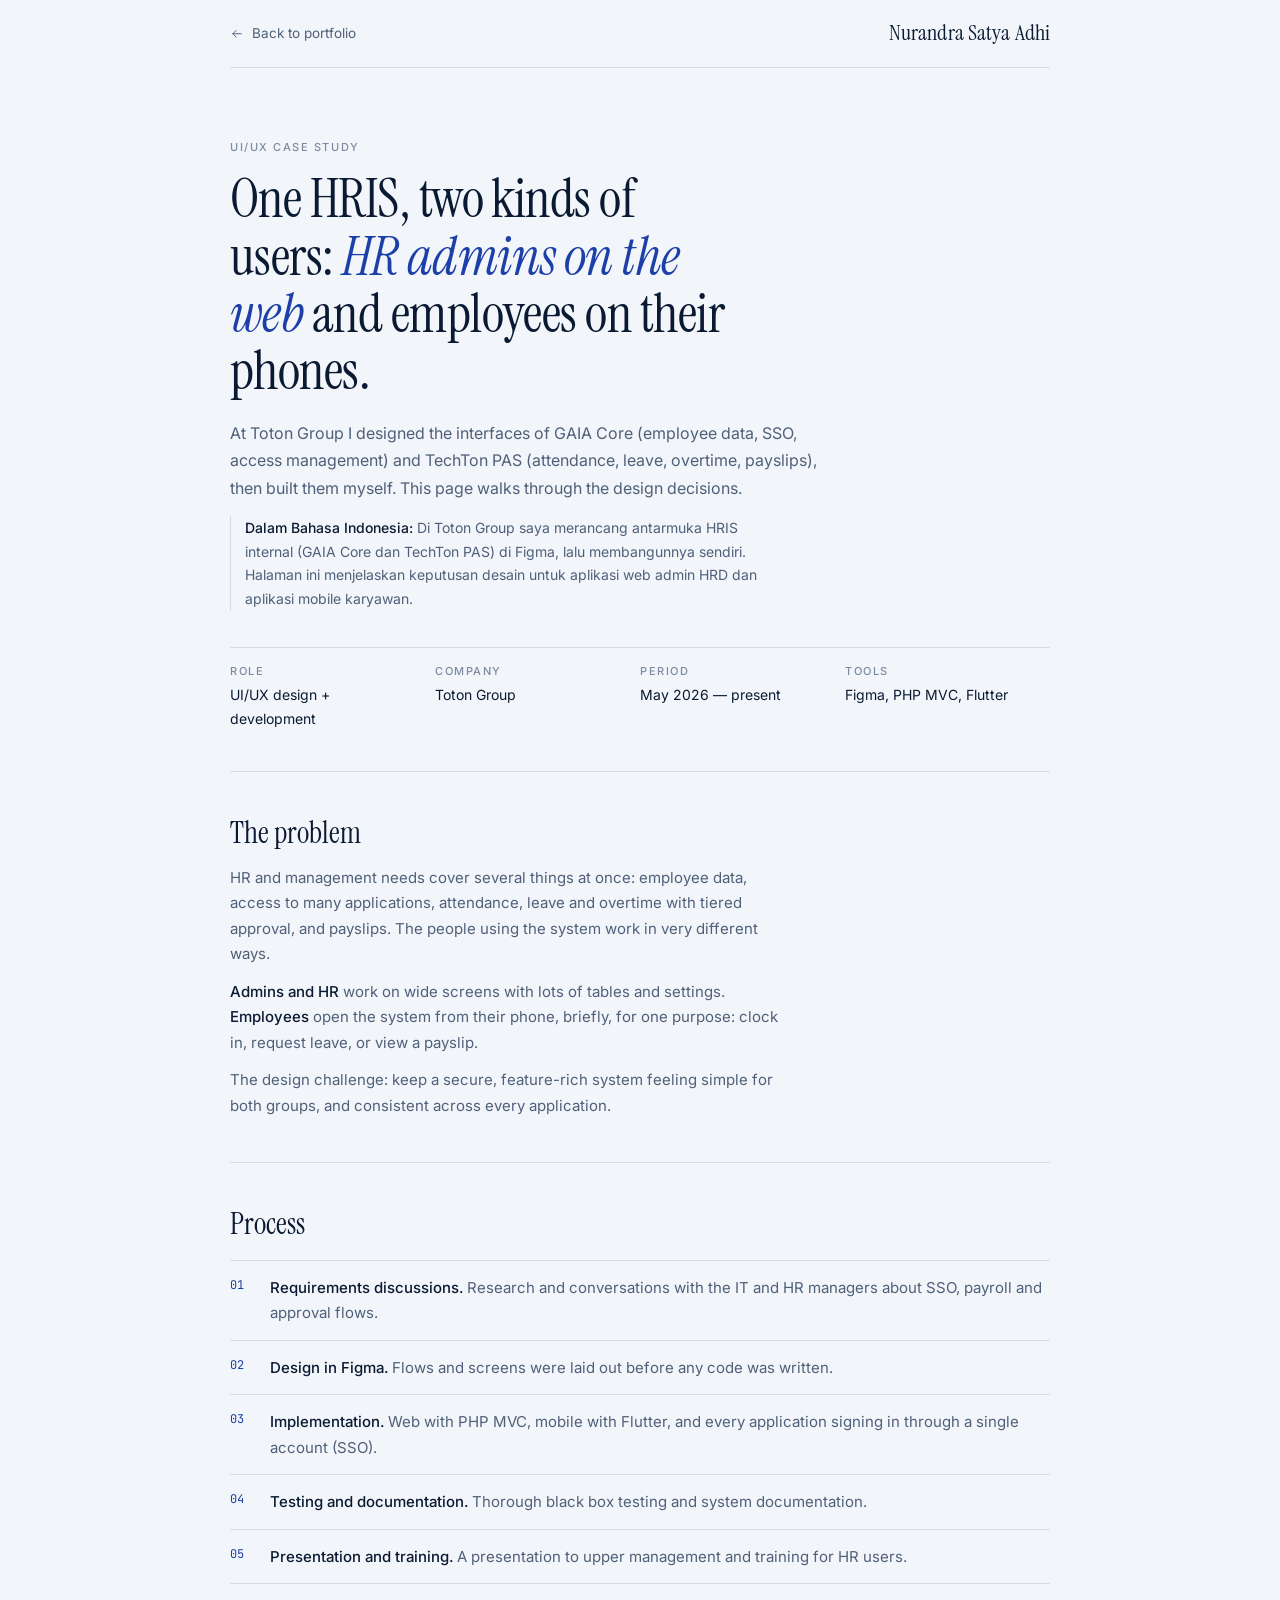
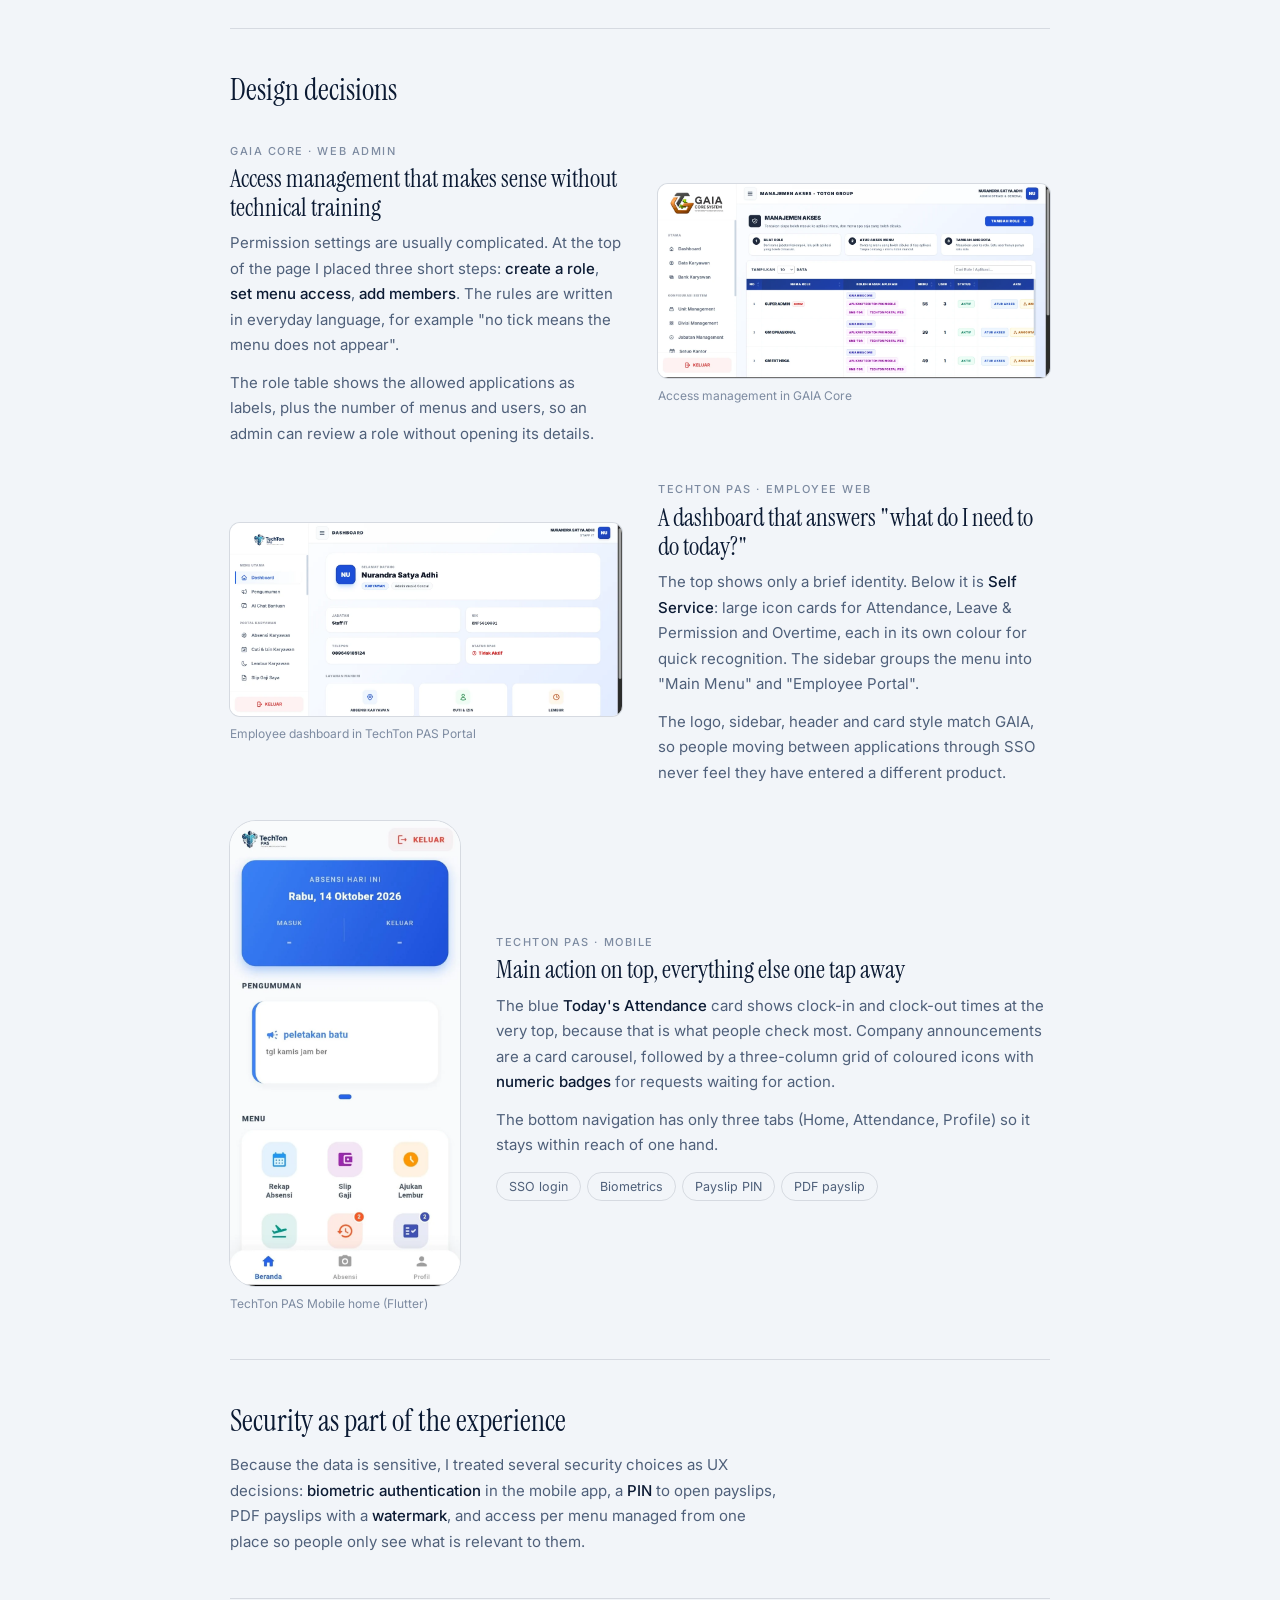
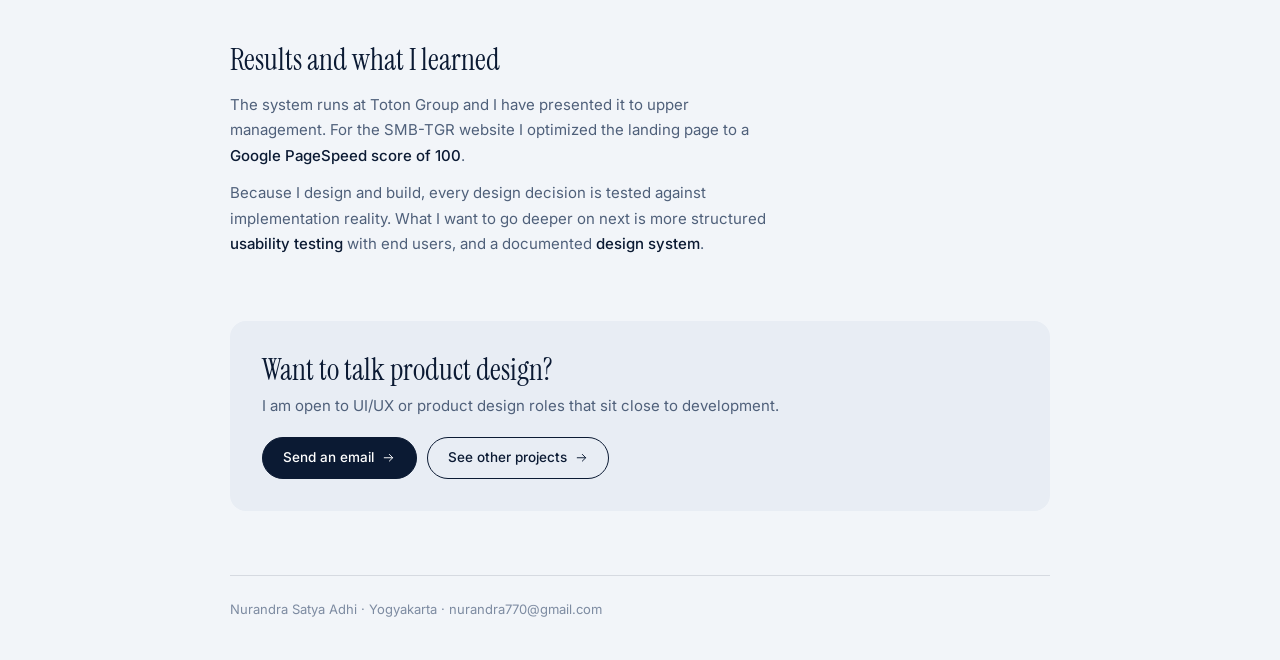
<file: studi-kasus-ui.html>
<!DOCTYPE html>
<html lang="en">
<head>
    <meta charset="UTF-8">
    <meta name="viewport" content="width=device-width, initial-scale=1, viewport-fit=cover">
    <title>UI/UX Case Study — GAIA &amp; TechTon PAS | Nurandra Satya Adhi</title>
    <meta name="description" content="UI/UX case study: designing HRIS interfaces for HR admins (web) and employees (mobile) at Toton Group. From requirements discussions and Figma to implementation.">
    <meta name="author" content="Nurandra Satya Adhi">
    <meta name="theme-color" content="#F2F5F9">
    <link rel="canonical" href="https://portofolio-nurandra-satya-adhi.vercel.app/studi-kasus-ui.html">

    <meta property="og:type" content="article">
    <meta property="og:title" content="UI/UX Case Study — GAIA &amp; TechTon PAS">
    <meta property="og:description" content="One HRIS, two kinds of users: HR admins on the web and employees on their phones.">
    <meta property="og:url" content="https://portofolio-nurandra-satya-adhi.vercel.app/studi-kasus-ui.html">
    <meta property="og:image" content="https://portofolio-nurandra-satya-adhi.vercel.app/aset/web/og.jpg">
    <meta name="twitter:card" content="summary_large_image">

    <link rel="icon" href="aset/favicon.svg" type="image/svg+xml">
    <link rel="apple-touch-icon" href="aset/apple-touch-icon.png">
    <script>document.documentElement.classList.add('js');</script>
    <link rel="preconnect" href="https://fonts.googleapis.com">
    <link rel="preconnect" href="https://fonts.gstatic.com" crossorigin>
    <link href="https://fonts.googleapis.com/css2?family=Instrument+Serif:ital@0;1&family=Inter:wght@400;500&family=JetBrains+Mono:wght@400&display=swap" rel="stylesheet">
    <link rel="stylesheet" href="Style.css">
</head>
<body>

<svg width="0" height="0" style="position:absolute" aria-hidden="true" focusable="false">
    <defs>
        <symbol id="i-arrow" viewBox="0 0 24 24"><path d="M4 12h15M13 6l6 6-6 6"/></symbol>
    </defs>
</svg>

<a class="skip" href="#main">Skip to content</a>
<div class="cs-wrap">
    <header class="cs-top">
        <a class="cs-back" href="index.html#projects"><svg class="i"><use href="#i-arrow"/></svg>Back to portfolio</a>
        <a class="brand" href="index.html">Nurandra Satya Adhi</a>
    </header>

    <main id="main">
        <div class="cs-hero">
            <span class="label">UI/UX case study</span>
            <h1>One HRIS, two kinds of users: <em>HR admins on the web</em> and employees on their phones.</h1>
            <p class="lead">At Toton Group I designed the interfaces of GAIA Core (employee data, SSO, access management) and TechTon PAS (attendance, leave, overtime, payslips), then built them myself. This page walks through the design decisions.</p>
            <p class="cs-en"><b>Dalam Bahasa Indonesia:</b> Di Toton Group saya merancang antarmuka HRIS internal (GAIA Core dan TechTon PAS) di Figma, lalu membangunnya sendiri. Halaman ini menjelaskan keputusan desain untuk aplikasi web admin HRD dan aplikasi mobile karyawan.</p>

            <dl class="cs-meta">
                <div><dt>Role</dt><dd>UI/UX design + development</dd></div>
                <div><dt>Company</dt><dd>Toton Group</dd></div>
                <div><dt>Period</dt><dd>May 2026 — present</dd></div>
                <div><dt>Tools</dt><dd>Figma, PHP MVC, Flutter</dd></div>
            </dl>
        </div>

        <section class="cs-sec rv" id="problem">
            <h2>The problem</h2>
            <p>HR and management needs cover several things at once: employee data, access to many applications, attendance, leave and overtime with tiered approval, and payslips. The people using the system work in very different ways.</p>
            <p><b>Admins and HR</b> work on wide screens with lots of tables and settings. <b>Employees</b> open the system from their phone, briefly, for one purpose: clock in, request leave, or view a payslip.</p>
            <p>The design challenge: keep a secure, feature-rich system feeling simple for both groups, and consistent across every application.</p>
        </section>

        <section class="cs-sec rv" id="process">
            <h2>Process</h2>
            <ol class="cs-steps">
                <li><b>Requirements discussions.</b> Research and conversations with the IT and HR managers about SSO, payroll and approval flows.</li>
                <li><b>Design in Figma.</b> Flows and screens were laid out before any code was written.</li>
                <li><b>Implementation.</b> Web with PHP MVC, mobile with Flutter, and every application signing in through a single account (SSO).</li>
                <li><b>Testing and documentation.</b> Thorough black box testing and system documentation.</li>
                <li><b>Presentation and training.</b> A presentation to upper management and training for HR users.</li>
            </ol>
        </section>

        <section class="cs-sec" id="decisions">
            <h2 class="rv">Design decisions</h2>

            <div class="cs-decision rv">
                <div>
                    <p class="tag">GAIA Core · Web admin</p>
                    <h3>Access management that makes sense without technical training</h3>
                    <p>Permission settings are usually complicated. At the top of the page I placed three short steps: <b>create a role</b>, <b>set menu access</b>, <b>add members</b>. The rules are written in everyday language, for example "no tick means the menu does not appear".</p>
                    <p>The role table shows the allowed applications as labels, plus the number of menus and users, so an admin can review a role without opening its details.</p>
                </div>
                <figure>
                    <div class="cs-shot"><img src="aset/web/gaia-akses.webp" width="1279" height="632" alt="GAIA access management page: three steps on top, role table with application labels, menu counts, user counts and status" loading="lazy"></div>
                    <figcaption>Access management in GAIA Core</figcaption>
                </figure>
            </div>

            <div class="cs-decision cs-decision--flip rv">
                <div>
                    <p class="tag">TechTon PAS · Employee web</p>
                    <h3>A dashboard that answers "what do I need to do today?"</h3>
                    <p>The top shows only a brief identity. Below it is <b>Self Service</b>: large icon cards for Attendance, Leave &amp; Permission and Overtime, each in its own colour for quick recognition. The sidebar groups the menu into "Main Menu" and "Employee Portal".</p>
                    <p>The logo, sidebar, header and card style match GAIA, so people moving between applications through SSO never feel they have entered a different product.</p>
                </div>
                <figure>
                    <div class="cs-shot"><img src="aset/web/techton-portal.webp" width="1279" height="629" alt="TechTon PAS Portal dashboard: employee profile, info cards and Self Service cards for attendance, leave and overtime" loading="lazy"></div>
                    <figcaption>Employee dashboard in TechTon PAS Portal</figcaption>
                </figure>
            </div>

            <div class="cs-decision cs-decision--mobile rv">
                <figure class="cs-phone">
                    <div class="cs-shot"><img src="aset/web/techton-mobile.webp" width="720" height="1456" alt="TechTon PAS Mobile home screen: today's attendance card, announcements, icon menu grid and bottom navigation" loading="lazy"></div>
                    <figcaption>TechTon PAS Mobile home (Flutter)</figcaption>
                </figure>
                <div>
                    <p class="tag">TechTon PAS · Mobile</p>
                    <h3>Main action on top, everything else one tap away</h3>
                    <p>The blue <b>Today's Attendance</b> card shows clock-in and clock-out times at the very top, because that is what people check most. Company announcements are a card carousel, followed by a three-column grid of coloured icons with <b>numeric badges</b> for requests waiting for action.</p>
                    <p>The bottom navigation has only three tabs (Home, Attendance, Profile) so it stays within reach of one hand.</p>
                    <div class="cs-pills"><span>SSO login</span><span>Biometrics</span><span>Payslip PIN</span><span>PDF payslip</span></div>
                </div>
            </div>
        </section>

        <section class="cs-sec rv" id="security">
            <h2>Security as part of the experience</h2>
            <p>Because the data is sensitive, I treated several security choices as UX decisions: <b>biometric authentication</b> in the mobile app, a <b>PIN</b> to open payslips, PDF payslips with a <b>watermark</b>, and access per menu managed from one place so people only see what is relevant to them.</p>
        </section>

        <section class="cs-sec rv" id="results">
            <h2>Results and what I learned</h2>
            <p>The system runs at Toton Group and I have presented it to upper management. For the SMB-TGR website I optimized the landing page to a <b>Google PageSpeed score of 100</b>.</p>
            <p>Because I design and build, every design decision is tested against implementation reality. What I want to go deeper on next is more structured <b>usability testing</b> with end users, and a documented <b>design system</b>.</p>
        </section>

        <div class="cs-cta rv">
            <h2>Want to talk product design?</h2>
            <p>I am open to UI/UX or product design roles that sit close to development.</p>
            <div class="btns">
                <a class="btn btn--solid" href="mailto:nurandra770@gmail.com"><span>Send an email</span><svg class="i"><use href="#i-arrow"/></svg></a>
                <a class="btn btn--line" href="index.html#projects"><span>See other projects</span><svg class="i"><use href="#i-arrow"/></svg></a>
            </div>
        </div>
    </main>

    <footer class="cs-foot">Nurandra Satya Adhi · Yogyakarta · nurandra770@gmail.com</footer>
</div>

<script src="script.js" defer></script>
</body>
</html>
</file>
<file: Style.css>
/* ==========================================================================
   Portfolio — Nurandra Satya Adhi
   Calm, light, editorial. Small type, hairlines, generous space.
   Static site: HTML + CSS + vanilla JS, no build step.
   ========================================================================== */

:root {
    --paper: #F2F5F9;
    --paper-2: #E8EDF4;
    --white: #FFFFFF;
    --ink: #0B1A33;
    --ink-2: #4F607A;
    --muted: #7D8BA1;
    --line: rgba(11, 26, 51, .12);
    --accent: #1C3FA8;
    --accent-2: #2D55D4;
    --navy: #0A1530;

    --serif: 'Instrument Serif', 'Times New Roman', Georgia, serif;
    --sans: 'Inter', system-ui, -apple-system, 'Segoe UI', Roboto, Arial, sans-serif;
    --mono: 'JetBrains Mono', ui-monospace, Menlo, Consolas, monospace;

    --wrap: 1080px;
    --gutter: 24px;
    --nav-h: 68px;
    --ease: cubic-bezier(.22, .8, .2, 1);
}

*, *::before, *::after { box-sizing: border-box; margin: 0; padding: 0; }
html { scroll-behavior: smooth; scroll-padding-top: 84px; -webkit-text-size-adjust: 100%; background: var(--paper); }
body { background: var(--paper); color: var(--ink); font: 400 15px/1.7 var(--sans); -webkit-font-smoothing: antialiased; text-rendering: optimizeLegibility; overflow-x: clip; }
html.menu-open, html.dlg-open { overflow: hidden; }
img, svg { display: block; max-width: 100%; }
img { height: auto; }
a { color: inherit; text-decoration: none; }
ul, ol { list-style: none; }
button { font: inherit; color: inherit; background: none; border: 0; cursor: pointer; text-align: inherit; }
h1, h2, h3, h4 { font-weight: 400; }
svg.i { width: 1em; height: 1em; fill: none; stroke: currentColor; stroke-width: 1.7; stroke-linecap: round; stroke-linejoin: round; flex: none; }
:focus-visible { outline: 2px solid var(--accent-2); outline-offset: 3px; border-radius: 4px; }
::selection { background: var(--accent); color: #fff; }
.wrap { width: min(100% - var(--gutter) * 2, var(--wrap)); margin-inline: auto; }
.skip { position: fixed; left: 12px; top: -60px; z-index: 300; padding: 10px 16px; border-radius: 999px; background: var(--ink); color: #fff; font-size: 13px; transition: top .25s; }
.skip:focus { top: 12px; }

/* ---------- Small building blocks ---------- */
.label { font: 500 11px/1.4 var(--sans); letter-spacing: .14em; text-transform: uppercase; color: var(--muted); }
.serif { font-family: var(--serif); }
.btn { display: inline-flex; align-items: center; gap: 8px; height: 42px; padding: 0 20px; border: 1px solid var(--ink); border-radius: 999px; font-size: 13.5px; font-weight: 500; transition: background-color .3s, color .3s, border-color .3s, transform .3s var(--ease); }
.btn svg.i { transition: transform .35s var(--ease); }
.btn:hover svg.i { transform: translateX(3px); }
.btn--solid { background: var(--ink); color: #fff; }
.btn--solid:hover { background: var(--accent); border-color: var(--accent); }
.btn--line { background: transparent; color: var(--ink); }
.btn--line:hover { background: var(--ink); color: #fff; }
.link { display: inline-flex; align-items: center; gap: 6px; font-size: 13.5px; font-weight: 500; color: var(--accent); }
.link:hover { text-decoration: underline; text-underline-offset: 3px; }
.tags { font-size: 12.5px; color: var(--muted); letter-spacing: .01em; }

.rv { opacity: 1; }
.js .rv { opacity: 0; transform: translateY(14px); transition: opacity .9s var(--ease), transform .9s var(--ease); }
.js .rv.in { opacity: 1; transform: none; }

/* ---------- Header ---------- */
.nav { position: fixed; inset: 0 0 auto 0; z-index: 80; height: var(--nav-h); transition: background-color .4s, box-shadow .4s; }
.nav.scrolled { background: rgba(242, 245, 249, .86); backdrop-filter: blur(14px); -webkit-backdrop-filter: blur(14px); box-shadow: 0 1px 0 var(--line); }
.nav__in { display: flex; align-items: center; justify-content: space-between; height: 100%; gap: 24px; }
.brand { font: 400 22px/1 var(--serif); letter-spacing: .005em; white-space: nowrap; }
.nav__links { display: flex; align-items: center; gap: 30px; }
.nav__links a { font-size: 13.5px; color: var(--ink-2); transition: color .25s; }
.nav__links a:hover, .nav__links a.active { color: var(--ink); }
.nav__links a.active { text-decoration: underline; text-decoration-thickness: 1px; text-underline-offset: 6px; }
.nav__cta { height: 36px; padding: 0 16px; font-size: 13px; }
.menu-btn { display: none; font-size: 13.5px; padding: 8px 2px; }
.mmenu { position: fixed; inset: 0; z-index: 70; display: flex; flex-direction: column; justify-content: center; gap: 4px; padding: 90px var(--gutter) 40px; background: var(--paper); opacity: 0; visibility: hidden; transition: opacity .35s, visibility 0s .35s; }
.menu-open .mmenu { opacity: 1; visibility: visible; transition: opacity .35s; }
.mmenu a { padding: 10px 0; border-bottom: 1px solid var(--line); font: 400 30px/1.2 var(--serif); }
.menu-open .nav { background: transparent; box-shadow: none; }
.menu-open .nav__links { display: none; }

/* ---------- Hero ---------- */
.hero { position: relative; padding: calc(var(--nav-h) + 72px) 0 72px; background: radial-gradient(55% 70% at 88% 12%, rgba(176, 196, 226, .5), transparent 70%), radial-gradient(45% 60% at 0% 100%, rgba(200, 214, 234, .45), transparent 70%), var(--paper); overflow: clip; }
.hero__grid { display: grid; grid-template-columns: minmax(0, 1.25fr) minmax(0, .75fr); gap: 56px; align-items: end; }
.hero__roles { display: flex; flex-wrap: wrap; gap: 6px 16px; margin-bottom: 20px; }
.hero__roles span + span::before { content: ''; display: inline-block; width: 22px; height: 1px; margin-right: 16px; vertical-align: middle; background: var(--muted); }
.hero h1 { font: 400 clamp(44px, 6.4vw, 76px)/1 var(--serif); letter-spacing: -.012em; }
.hero__headline { margin-top: 22px; max-width: 24ch; font: italic 400 clamp(21px, 2.3vw, 28px)/1.25 var(--serif); color: var(--accent); }
.hero__sub { margin-top: 18px; max-width: 46ch; color: var(--ink-2); }
.hero__cta { display: flex; flex-wrap: wrap; gap: 10px; margin-top: 30px; }
.arch { position: relative; justify-self: end; width: min(100%, 340px); aspect-ratio: 4 / 5; overflow: hidden; border-radius: 170px 170px 18px 18px; background: linear-gradient(180deg, #DCE5F2 0%, #B4C6E0 100%); }
.arch::before { content: ''; position: absolute; inset: 14px; border: 1px solid rgba(255, 255, 255, .6); border-radius: 156px 156px 8px 8px; }
.arch img { position: absolute; bottom: 0; left: 50%; width: 96%; transform: translateX(-50%); }
.stats { display: grid; grid-template-columns: repeat(4, 1fr); margin-top: 64px; border-top: 1px solid var(--line); }
.stats li { padding: 22px 24px 0 0; }
.stats li + li { padding-left: 24px; border-left: 1px solid var(--line); }
.stats b { display: block; font: 400 38px/1 var(--serif); }
.stats span { display: block; margin-top: 8px; font-size: 12.5px; line-height: 1.45; color: var(--ink-2); }

/* ---------- Sections ---------- */
.sec { padding: 104px 0; }
.sec--tint { background: var(--paper-2); }
.sec__head { display: grid; grid-template-columns: 200px 1fr; gap: 32px; }
.sec__head h2 { max-width: 20ch; font: 400 clamp(30px, 3.8vw, 44px)/1.1 var(--serif); letter-spacing: -.008em; }
.sec__head h2 em { font-style: italic; color: var(--accent); }
.sec__body { margin-top: 48px; padding-left: 232px; }

.prose { display: grid; gap: 14px; max-width: 60ch; color: var(--ink-2); }
.prose .lead { font: 400 21px/1.45 var(--serif); color: var(--ink); }
.prose mark { background: none; color: var(--ink); font-weight: 500; }
.kv { display: grid; grid-template-columns: 200px 1fr; gap: 32px; padding: 22px 0; border-top: 1px solid var(--line); }
.kv:last-child { border-bottom: 1px solid var(--line); }
.kv > h3 { font: 500 11px/1.9 var(--sans); letter-spacing: .14em; text-transform: uppercase; color: var(--muted); }
.kv p, .kv li { color: var(--ink-2); }
.kv strong { color: var(--ink); font-weight: 500; }
.list li { position: relative; padding-left: 16px; margin-bottom: 6px; }
.list li::before { content: ''; position: absolute; left: 0; top: .78em; width: 6px; height: 1px; background: var(--muted); }
.cols2 { display: grid; grid-template-columns: 1fr 1fr; gap: 0 40px; }
.services { display: grid; grid-template-columns: 1fr 1fr; gap: 28px 40px; margin-top: 40px; }
.services h4 { font: 400 20px/1.25 var(--serif); color: var(--ink); }
.services p { margin-top: 4px; font-size: 14px; color: var(--ink-2); }

/* work list */
.group { margin: 56px 0 8px; }
.group:first-child { margin-top: 0; }
.work { border-top: 1px solid var(--line); }
.row { display: grid; grid-template-columns: 40px minmax(0, 1fr) 320px 24px; gap: 28px; align-items: center; width: 100%; padding: 26px 0; border-bottom: 1px solid var(--line); }
.row__n { font: 400 15px/1 var(--serif); color: var(--muted); }
.row h3 { font: 400 28px/1.15 var(--serif); letter-spacing: -.005em; transition: color .3s; }
.row p { margin-top: 6px; max-width: 52ch; font-size: 14px; color: var(--ink-2); }
.row .tags { margin-top: 10px; }
.stage { display: grid; place-items: center; padding: 16px; border-radius: 14px; background: linear-gradient(180deg, #E4EBF5 0%, #CFDBEC 100%); }
.stage--phones { display: flex; justify-content: center; align-items: flex-start; gap: 12px; padding: 18px 16px; }
.bframe { display: block; width: 100%; overflow: hidden; border-radius: 8px; background: #fff; box-shadow: 0 0 0 1px rgba(11, 26, 51, .1), 0 18px 28px -16px rgba(11, 26, 51, .45); transition: transform .7s var(--ease); }
.bframe .bar { display: flex; align-items: center; gap: 4px; height: 16px; padding: 0 8px; background: #EEF2F8; }
.bframe .bar i { width: 5px; height: 5px; border-radius: 50%; background: rgba(11, 26, 51, .22); }
.bframe img { display: block; width: 100%; height: auto; }
.pframe { position: relative; display: block; width: 98px; flex: none; overflow: hidden; border: 4px solid #151D30; border-radius: 17px; background: #05080F; box-shadow: 0 18px 26px -14px rgba(11, 26, 51, .6); transition: transform .7s var(--ease); }
.pframe::before { content: ''; position: absolute; top: 3px; left: 50%; z-index: 2; width: 22px; height: 4px; border-radius: 4px; background: #05080F; transform: translateX(-50%); }
.pframe img { display: block; width: 100%; height: auto; }
.stage--phones .pframe:nth-child(2) { margin-top: 18px; }
.row:hover .bframe, .row:hover .pframe { transform: translateY(-3px); }
.row .go { justify-self: end; font-size: 20px; color: var(--muted); transition: transform .35s var(--ease), color .3s; }
.row:hover h3 { color: var(--accent); }
.row:hover .go { color: var(--accent); transform: translate(3px, -3px); }

/* technology chips */
.chips { display: flex; flex-wrap: wrap; gap: 8px; }
.chips li { display: inline-flex; align-items: center; gap: 8px; padding: 6px 13px 6px 11px; border: 1px solid var(--line); border-radius: 999px; background: rgba(255, 255, 255, .55); font-size: 13px; color: var(--ink-2); transition: border-color .3s, color .3s, background-color .3s; }
.chips i { width: 15px; height: 15px; background: var(--ink-2); -webkit-mask: var(--icon) center / contain no-repeat; mask: var(--icon) center / contain no-repeat; transition: background-color .3s; }
.chips li:hover { background: #fff; border-color: rgba(11, 26, 51, .28); color: var(--ink); }
.chips li:hover i { background: var(--brand, var(--accent)); }
.note { margin-top: 18px; font-size: 12px; color: var(--muted); }

/* ---------- Contact + finale ---------- */
.contact { padding: 120px 0 40px; }
.contact h2 { max-width: 16ch; font: 400 clamp(36px, 5vw, 60px)/1.05 var(--serif); letter-spacing: -.012em; }
.contact h2 em { font-style: italic; color: var(--accent); }
.contact p { max-width: 46ch; margin-top: 18px; color: var(--ink-2); }
.contact .hero__cta { margin-top: 28px; }
.finale { position: relative; margin-top: 40px; padding: 56px 0 calc(min(100vw, 1800px) * .27); background: url(aset/web/finale.webp) center bottom / 100% auto no-repeat, var(--paper); }
.finale::before { content: ''; position: absolute; inset: 0 0 auto 0; height: 55%; background: linear-gradient(180deg, var(--paper), rgba(242, 245, 249, 0)); pointer-events: none; }
.finale .wrap { position: relative; }
.finale__top { display: grid; grid-template-columns: minmax(0, 1.4fr) repeat(3, minmax(0, .6fr)); gap: 40px; }
.finale__lead { max-width: 28ch; font: 400 22px/1.3 var(--serif); color: var(--ink); }
.social { display: flex; gap: 18px; margin-top: 26px; }
.social a { width: 20px; height: 20px; background: var(--ink); -webkit-mask: var(--icon) center / contain no-repeat; mask: var(--icon) center / contain no-repeat; transition: background-color .3s, transform .3s var(--ease); }
.social a:hover { background: var(--accent); transform: translateY(-2px); }
.finale h4 { margin-bottom: 14px; font: 400 18px/1.2 var(--serif); }
.finale li a { display: inline-block; margin-bottom: 9px; font-size: 14px; color: var(--ink-2); transition: color .25s; }
.finale li a:hover { color: var(--ink); }
.finale__bar { position: relative; z-index: 1; display: flex; justify-content: space-between; gap: 16px; margin-top: 24px; padding-top: 16px; border-top: 1px solid var(--line); font-size: 13.5px; color: var(--ink-2); }

/* ---------- Dialogs ---------- */
.dlg { width: 100%; max-width: none; height: 100%; max-height: none; padding: 0; border: 0; background: transparent; color: var(--ink); overflow: auto; overscroll-behavior: contain; }
.dlg:not([open]) { display: none; }
.dlg::backdrop { background: rgba(11, 26, 51, .55); backdrop-filter: blur(6px); -webkit-backdrop-filter: blur(6px); }
.dlg[open]::backdrop { animation: fade .35s ease; }
.dlg__box { position: relative; width: min(760px, 100% - var(--gutter) * 2); margin: clamp(16px, 6vh, 64px) auto; border-radius: 20px; background: var(--paper); box-shadow: 0 40px 100px -30px rgba(5, 12, 30, .6); overflow: hidden; }
.dlg[open] .dlg__box { animation: rise .5s var(--ease); }
@keyframes fade { from { opacity: 0; } }
@keyframes rise { from { opacity: 0; transform: translateY(24px); } }
.dlg__close { position: sticky; top: 12px; z-index: 5; display: grid; place-items: center; width: 36px; height: 36px; margin: 12px 12px -48px auto; border-radius: 50%; background: var(--white); box-shadow: 0 0 0 1px var(--line); font-size: 15px; transition: background-color .25s, color .25s; }
.dlg__close:hover { background: var(--ink); color: #fff; }
.dlg__head { display: grid; gap: 10px; padding: 40px 40px 0; }
.dlg__head .tag { font: 500 11px/1.4 var(--sans); letter-spacing: .14em; text-transform: uppercase; color: var(--muted); }
.dlg__head h3 { max-width: 18ch; font: 400 clamp(30px, 4vw, 40px)/1.08 var(--serif); }
.dlg__head .lead { max-width: 56ch; color: var(--ink-2); }
.dlg__body { display: grid; gap: 24px; padding: 24px 40px 8px; }
.steps { counter-reset: s; border-top: 1px solid var(--line); }
.steps li { counter-increment: s; display: grid; grid-template-columns: 40px 1fr; gap: 2px 8px; padding: 14px 0; border-bottom: 1px solid var(--line); }
.steps li::before { content: counter(s, decimal-leading-zero); grid-row: 1 / 3; padding-top: 3px; font: 400 12px/1.4 var(--mono); color: var(--accent); }
.steps h4 { font: 500 14.5px/1.4 var(--sans); }
.steps p { font-size: 14px; color: var(--ink-2); }
.metrics { display: flex; gap: 36px; }
.metric b { display: block; font: 400 38px/1 var(--serif); }
.metric small { font-size: .5em; color: var(--muted); }
.metric span { display: block; margin-top: 4px; font-size: 12px; color: var(--muted); }
.spec { display: grid; grid-template-columns: 1fr 1fr; gap: 0 28px; border-top: 1px solid var(--line); }
.spec li { padding: 9px 0; border-bottom: 1px solid var(--line); font-size: 14px; color: var(--ink-2); }
.dlg__fig { margin: 0; }
.dlg__fig img { width: 100%; border-radius: 10px; box-shadow: 0 0 0 1px var(--line); }
.dlg__fig--phone, .dlg__fig--pair { display: flex; flex-wrap: wrap; justify-content: center; gap: 16px; }
.phone { position: relative; width: 100%; max-width: 210px; overflow: hidden; border: 5px solid #141C2E; border-radius: 28px; background: #05080F; }
.phone img { width: 100%; }
.phone__notch { position: absolute; top: 7px; left: 50%; z-index: 2; width: 30%; height: 12px; border-radius: 99px; background: #05080F; transform: translateX(-50%); }
.dlg__note { font-size: 12px; color: var(--muted); }
.dlg__foot { display: flex; flex-wrap: wrap; gap: 10px; padding: 8px 40px 36px; }
.dlg__foot .btn--primary { background: var(--ink); color: #fff; }
.dlg__foot .btn--primary:hover { background: var(--accent); border-color: var(--accent); }
.dlg__foot .btn--ghost { background: transparent; color: var(--ink); }
.dlg__foot .btn--ghost:hover { background: var(--ink); color: #fff; }
.flow { display: flex; flex-wrap: wrap; align-items: center; gap: 10px; padding: 16px; border: 1px dashed rgba(11, 26, 51, .25); border-radius: 12px; }
.flow__node { padding: 7px 14px; border: 1px solid var(--line); border-radius: 999px; background: #fff; font-size: 13px; font-weight: 500; }
.flow__node--core { background: var(--ink); color: #fff; border-color: var(--ink); }
.flow__apps { display: grid; gap: 4px; }
.flow__apps em { padding: 3px 12px; border: 1px solid var(--line); border-radius: 999px; font-style: normal; font-size: 12px; color: var(--ink-2); }
.flow figcaption { flex-basis: 100%; font-size: 12px; color: var(--muted); }
code { padding: .1em .4em; border-radius: 4px; background: rgba(11, 26, 51, .06); font: 12.5px var(--mono); }

/* ---------- Case-study page ---------- */
.cs-wrap { width: min(100% - var(--gutter) * 2, 820px); margin-inline: auto; }
.cs-top { display: flex; align-items: center; justify-content: space-between; padding: 22px 0; border-bottom: 1px solid var(--line); }
.cs-back { display: inline-flex; align-items: center; gap: 8px; font-size: 13.5px; color: var(--ink-2); }
.cs-back:hover { color: var(--ink); }
.cs-back svg { transform: rotate(180deg); }
.cs-hero { padding: 72px 0 40px; }
.cs-hero .label { display: block; margin-bottom: 16px; }
.cs-hero h1 { max-width: 20ch; font: 400 clamp(34px, 5vw, 54px)/1.06 var(--serif); letter-spacing: -.01em; }
.cs-hero h1 em { font-style: italic; color: var(--accent); }
.cs-hero .lead { max-width: 60ch; margin-top: 20px; color: var(--ink-2); font-size: 16px; }
.cs-en { max-width: 60ch; margin-top: 14px; padding-left: 14px; border-left: 1px solid var(--line); font-size: 14px; color: var(--ink-2); }
.cs-en b { color: var(--ink); font-weight: 500; }
.cs-meta { display: grid; grid-template-columns: repeat(4, 1fr); margin-top: 36px; border-top: 1px solid var(--line); }
.cs-meta div { padding: 16px 16px 0 0; }
.cs-meta dt { font: 500 11px/1.4 var(--sans); letter-spacing: .14em; text-transform: uppercase; color: var(--muted); }
.cs-meta dd { margin-top: 4px; font-size: 14px; }
.cs-sec { padding: 44px 0; border-top: 1px solid var(--line); }
.cs-sec h2 { margin-bottom: 14px; font: 400 30px/1.15 var(--serif); }
.cs-sec p { max-width: 62ch; color: var(--ink-2); }
.cs-sec p + p { margin-top: 12px; }
.cs-sec b { color: var(--ink); font-weight: 500; }
.cs-steps { counter-reset: s; margin-top: 18px; border-top: 1px solid var(--line); }
.cs-steps li { counter-increment: s; position: relative; padding: 14px 0 14px 40px; border-bottom: 1px solid var(--line); color: var(--ink-2); }
.cs-steps li::before { content: counter(s, decimal-leading-zero); position: absolute; left: 0; top: 14px; font: 400 12px/1.8 var(--mono); color: var(--accent); }
.cs-decision { display: grid; grid-template-columns: 1fr 1fr; gap: 36px; align-items: center; margin-top: 36px; }
.cs-decision--flip figure { order: -1; }
.cs-decision--mobile { grid-template-columns: 230px 1fr; }
.cs-decision h3 { margin: 6px 0 8px; font: 400 25px/1.15 var(--serif); }
.cs-decision .tag { font: 500 11px/1.4 var(--sans); letter-spacing: .14em; text-transform: uppercase; color: var(--muted); }
.cs-decision figure { margin: 0; }
.cs-decision figcaption { margin-top: 8px; font-size: 12px; color: var(--muted); }
.cs-shot { overflow: hidden; border-radius: 10px; box-shadow: 0 0 0 1px var(--line); background: #fff; }
.cs-phone .cs-shot { max-width: 230px; margin-inline: auto; border-radius: 26px; }
.cs-pills { display: flex; flex-wrap: wrap; gap: 6px; margin-top: 14px; }
.cs-pills span { padding: 3px 12px; border: 1px solid var(--line); border-radius: 999px; font-size: 12.5px; color: var(--ink-2); }
.cs-cta { margin: 20px 0 64px; padding: 32px; border-radius: 16px; background: var(--paper-2); }
.cs-cta h2 { font: 400 30px/1.15 var(--serif); }
.cs-cta p { margin-top: 6px; color: var(--ink-2); }
.cs-cta .btns { display: flex; flex-wrap: wrap; gap: 10px; margin-top: 18px; }
.cs-foot { padding: 22px 0 40px; border-top: 1px solid var(--line); font-size: 13px; color: var(--muted); }

/* ---------- Responsive ---------- */
@media (max-width: 900px) {
    .nav__links { display: none; }
    .menu-btn { display: block; }
    .hero__grid { grid-template-columns: 1fr; gap: 40px; }
    .arch { justify-self: start; width: min(100%, 280px); }
    .stats { grid-template-columns: 1fr 1fr; }
    .stats li:nth-child(3) { padding-left: 0; border-left: 0; }
    .stats li:nth-child(n+3) { margin-top: 18px; padding-top: 18px; border-top: 1px solid var(--line); }
    .sec { padding: 80px 0; }
    .sec__head { grid-template-columns: 1fr; gap: 14px; }
    .sec__body { margin-top: 36px; padding-left: 0; }
    .kv { grid-template-columns: 1fr; gap: 10px; }
    .cols2, .services { grid-template-columns: 1fr; }
    .row { grid-template-columns: 1fr; gap: 14px; padding: 24px 0; }
    .row__n { display: none; }
    .row .stage { order: -1; }
    .bframe { max-width: 420px; }
    .row .go { display: none; }
    .finale__top { grid-template-columns: 1fr 1fr; }
    .finale__top > div:first-child { grid-column: 1 / -1; }
    .cs-meta { grid-template-columns: 1fr 1fr; }
    .cs-decision, .cs-decision--mobile { grid-template-columns: 1fr; }
    .cs-decision--flip figure { order: 0; }
}
@media (max-width: 560px) {
    body { font-size: 15px; }
    .hero { padding-top: calc(var(--nav-h) + 40px); }
    .hero__headline { max-width: none; }
    .stats b { font-size: 32px; }
    .dlg__head { padding: 32px 22px 0; }
    .dlg__body { padding: 20px 22px 4px; }
    .dlg__foot { padding: 8px 22px 28px; }
    .spec { grid-template-columns: 1fr; }
    .finale { padding-bottom: 320px; background-size: auto 480px; background-position: 28% bottom; }
    .finale__top { gap: 28px 20px; }
    .finale__bar { flex-direction: column; gap: 4px; }
    .nav__cta { display: none; }
}
@media (prefers-reduced-motion: reduce) {
    html { scroll-behavior: auto; }
    *, *::before, *::after { animation-duration: .001ms !important; transition-duration: .001ms !important; }
}
</file>
